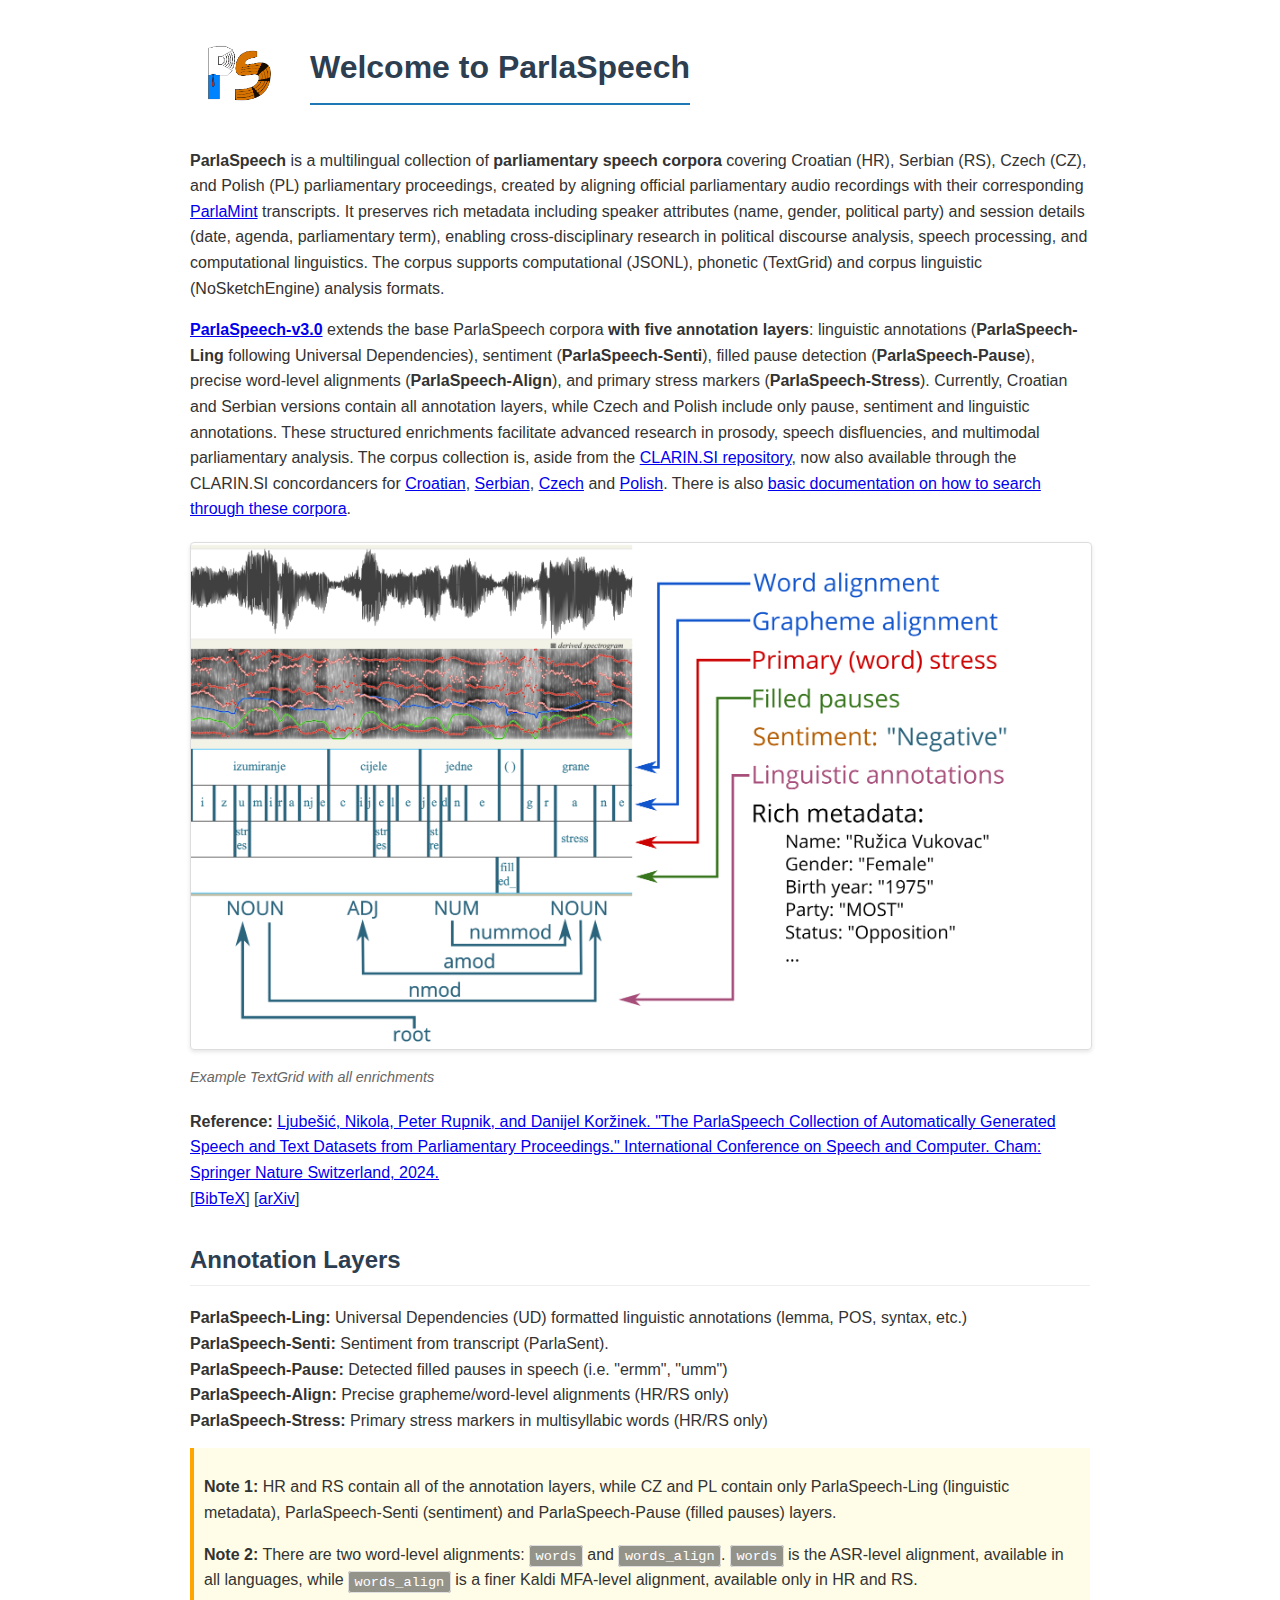
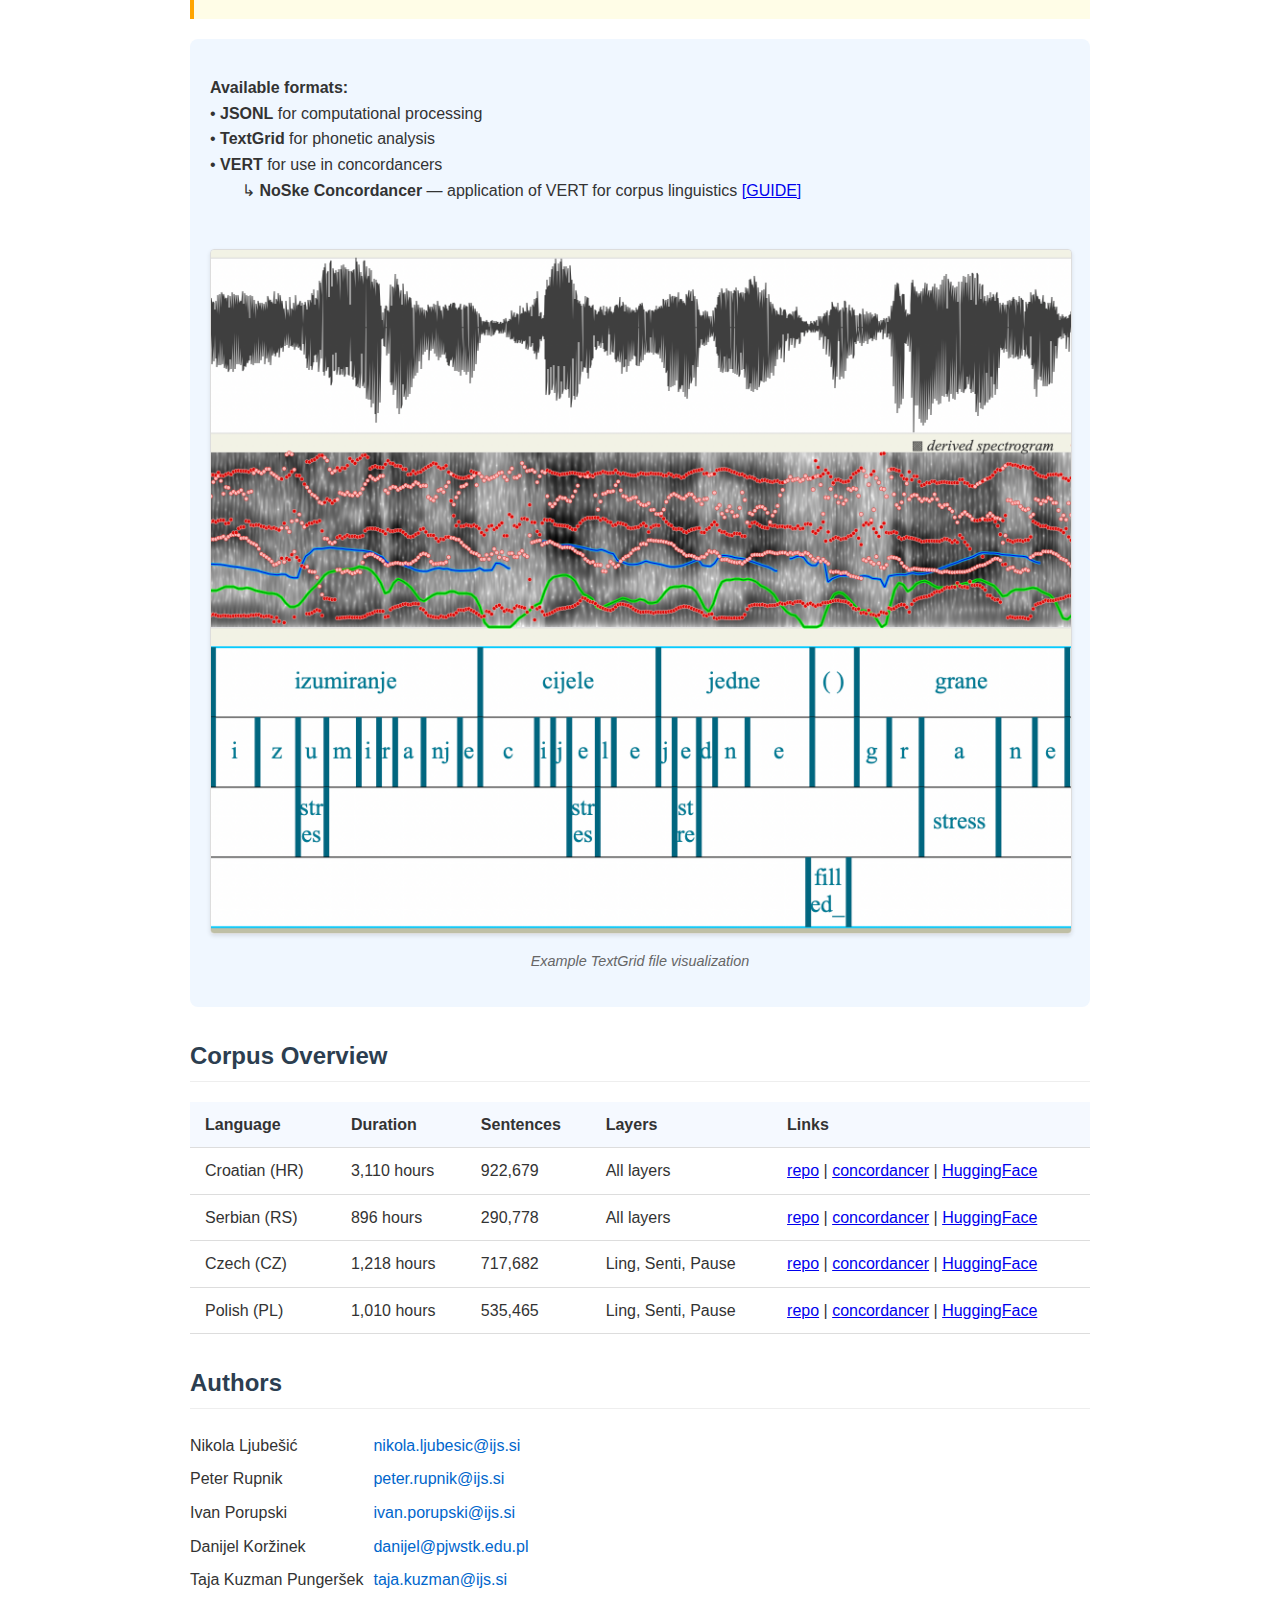
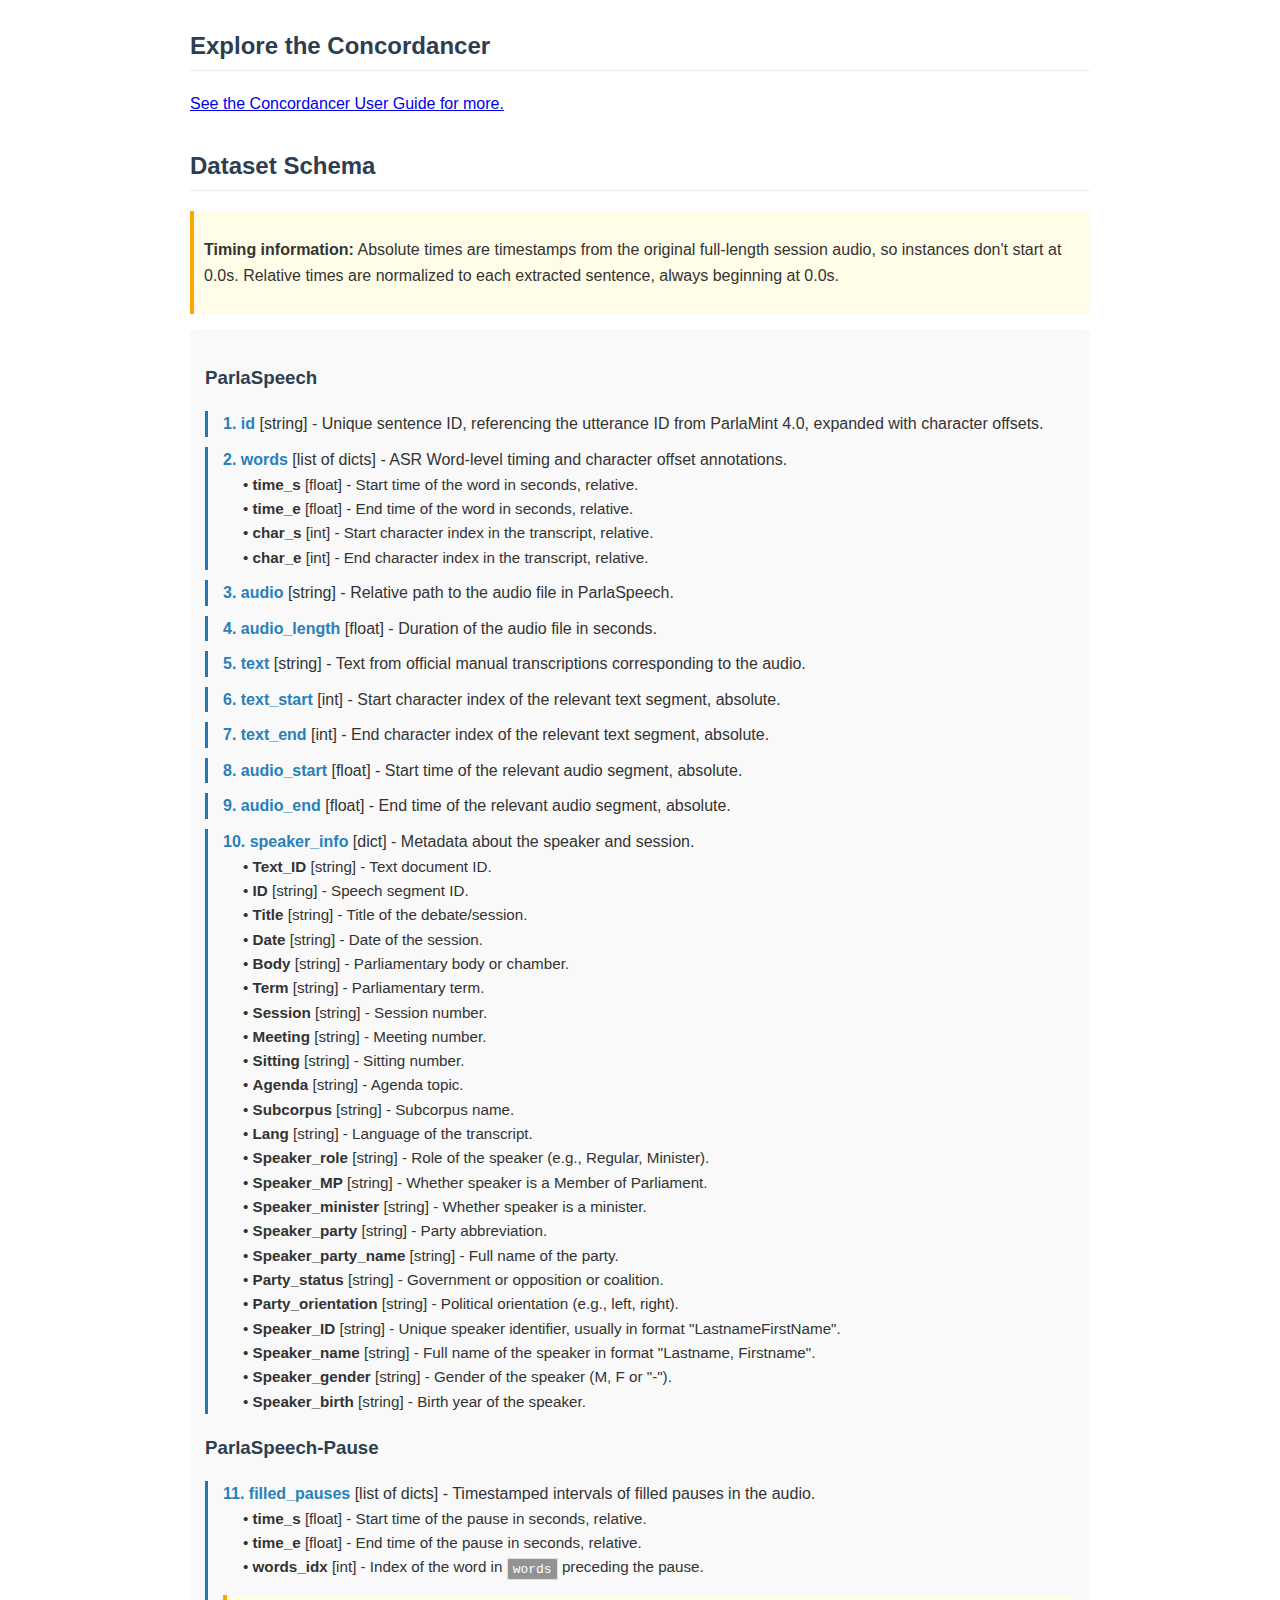
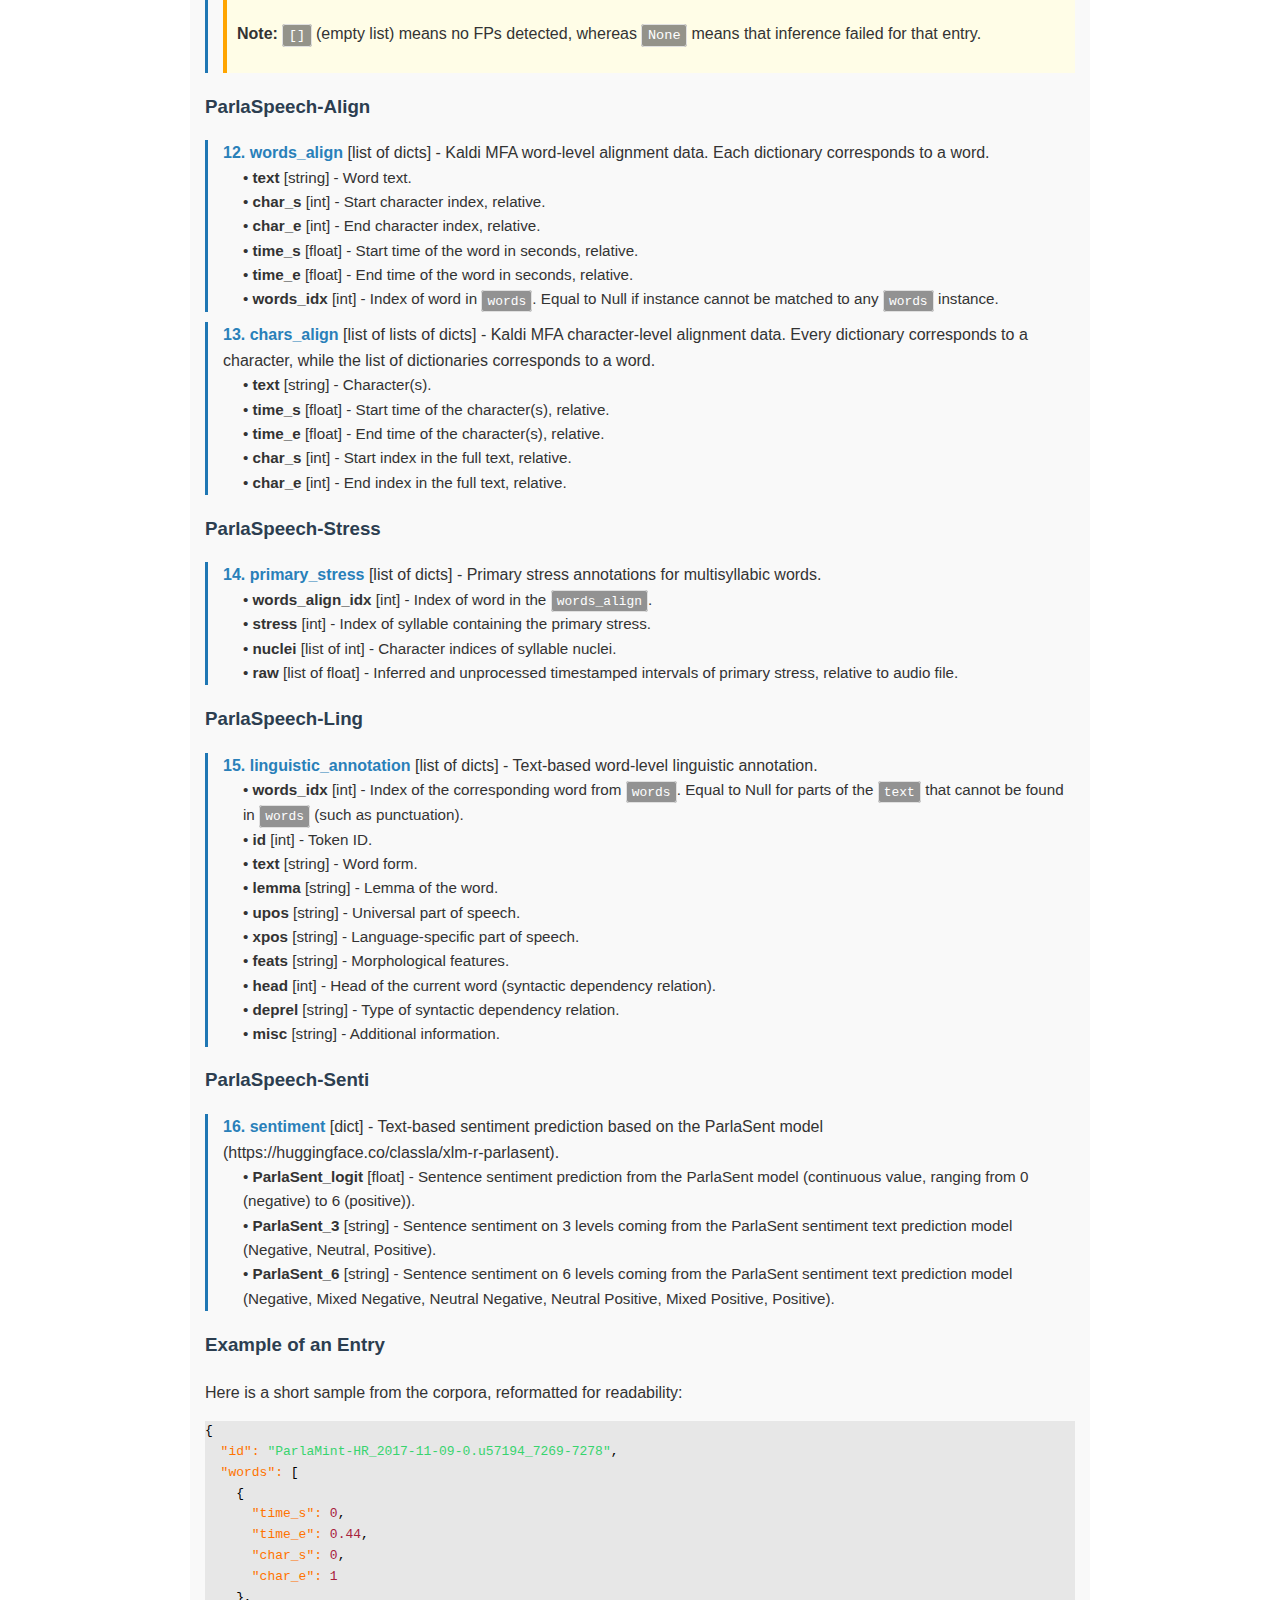
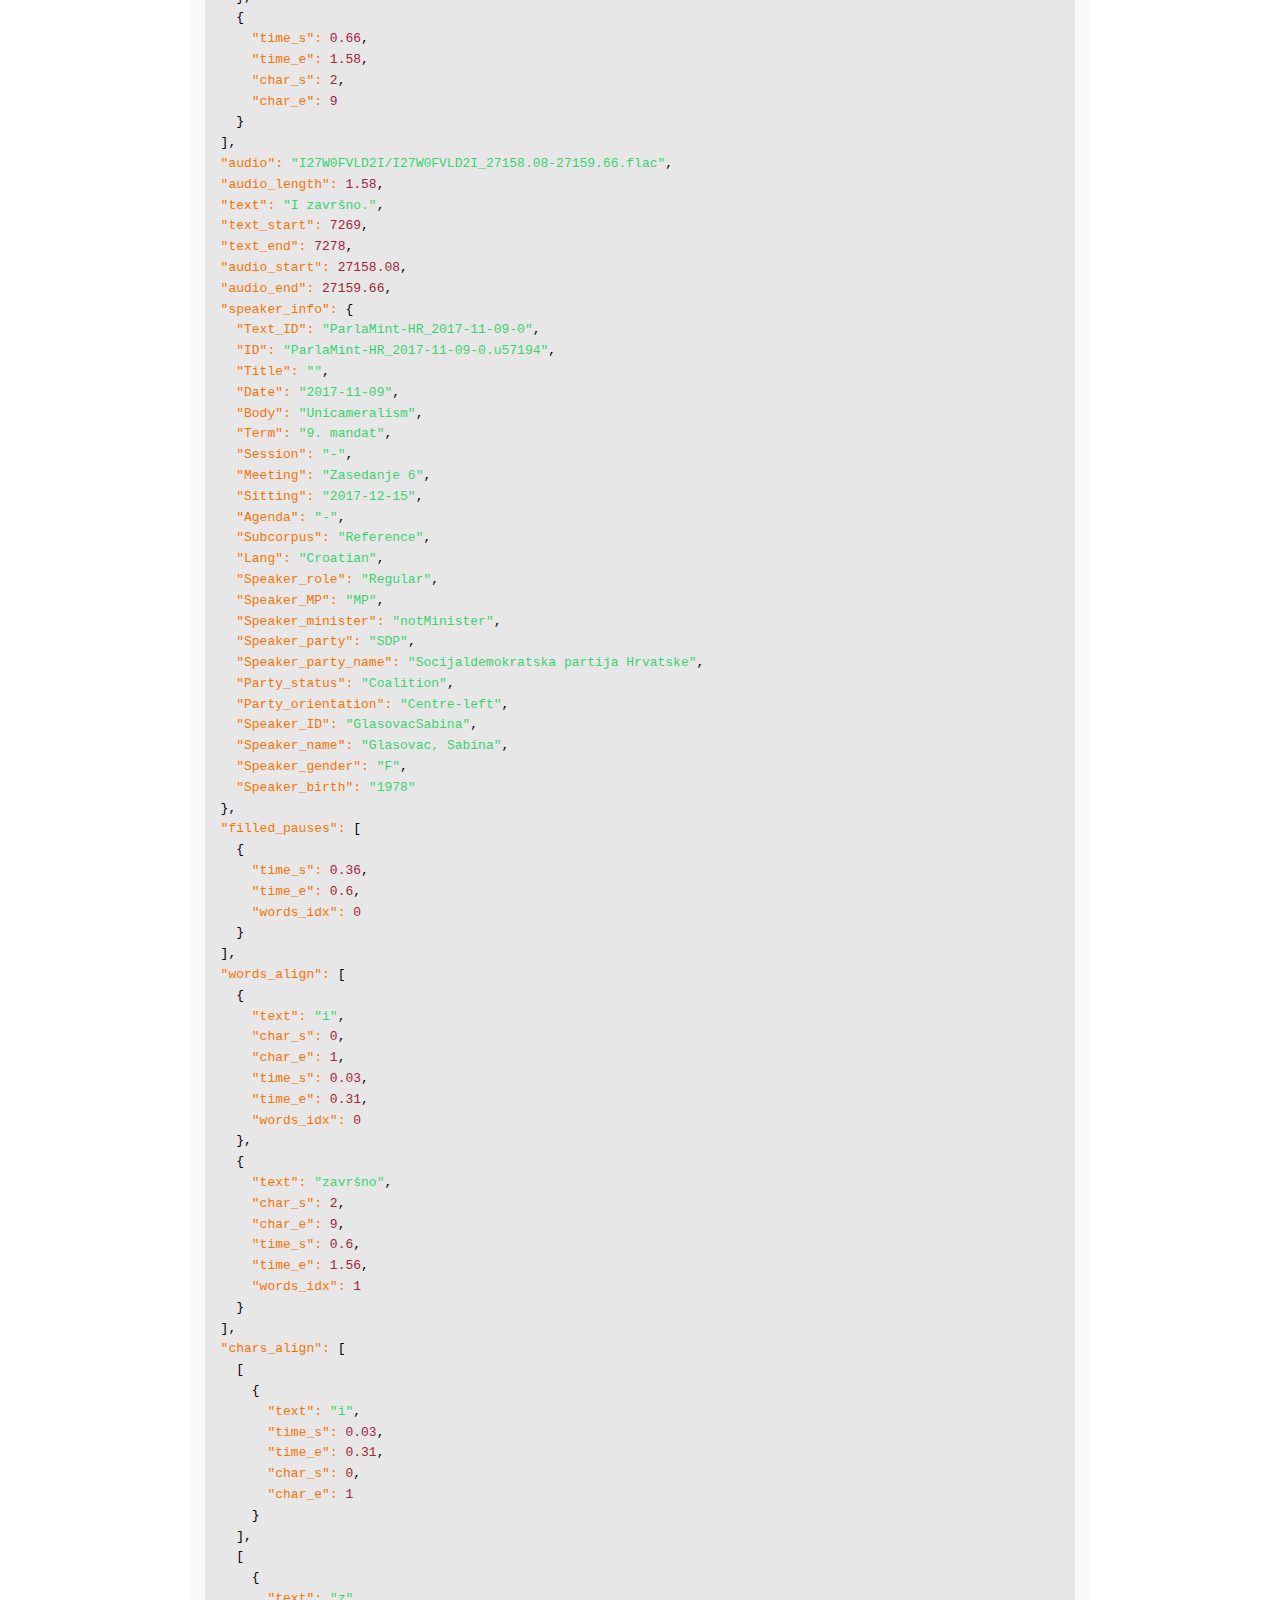
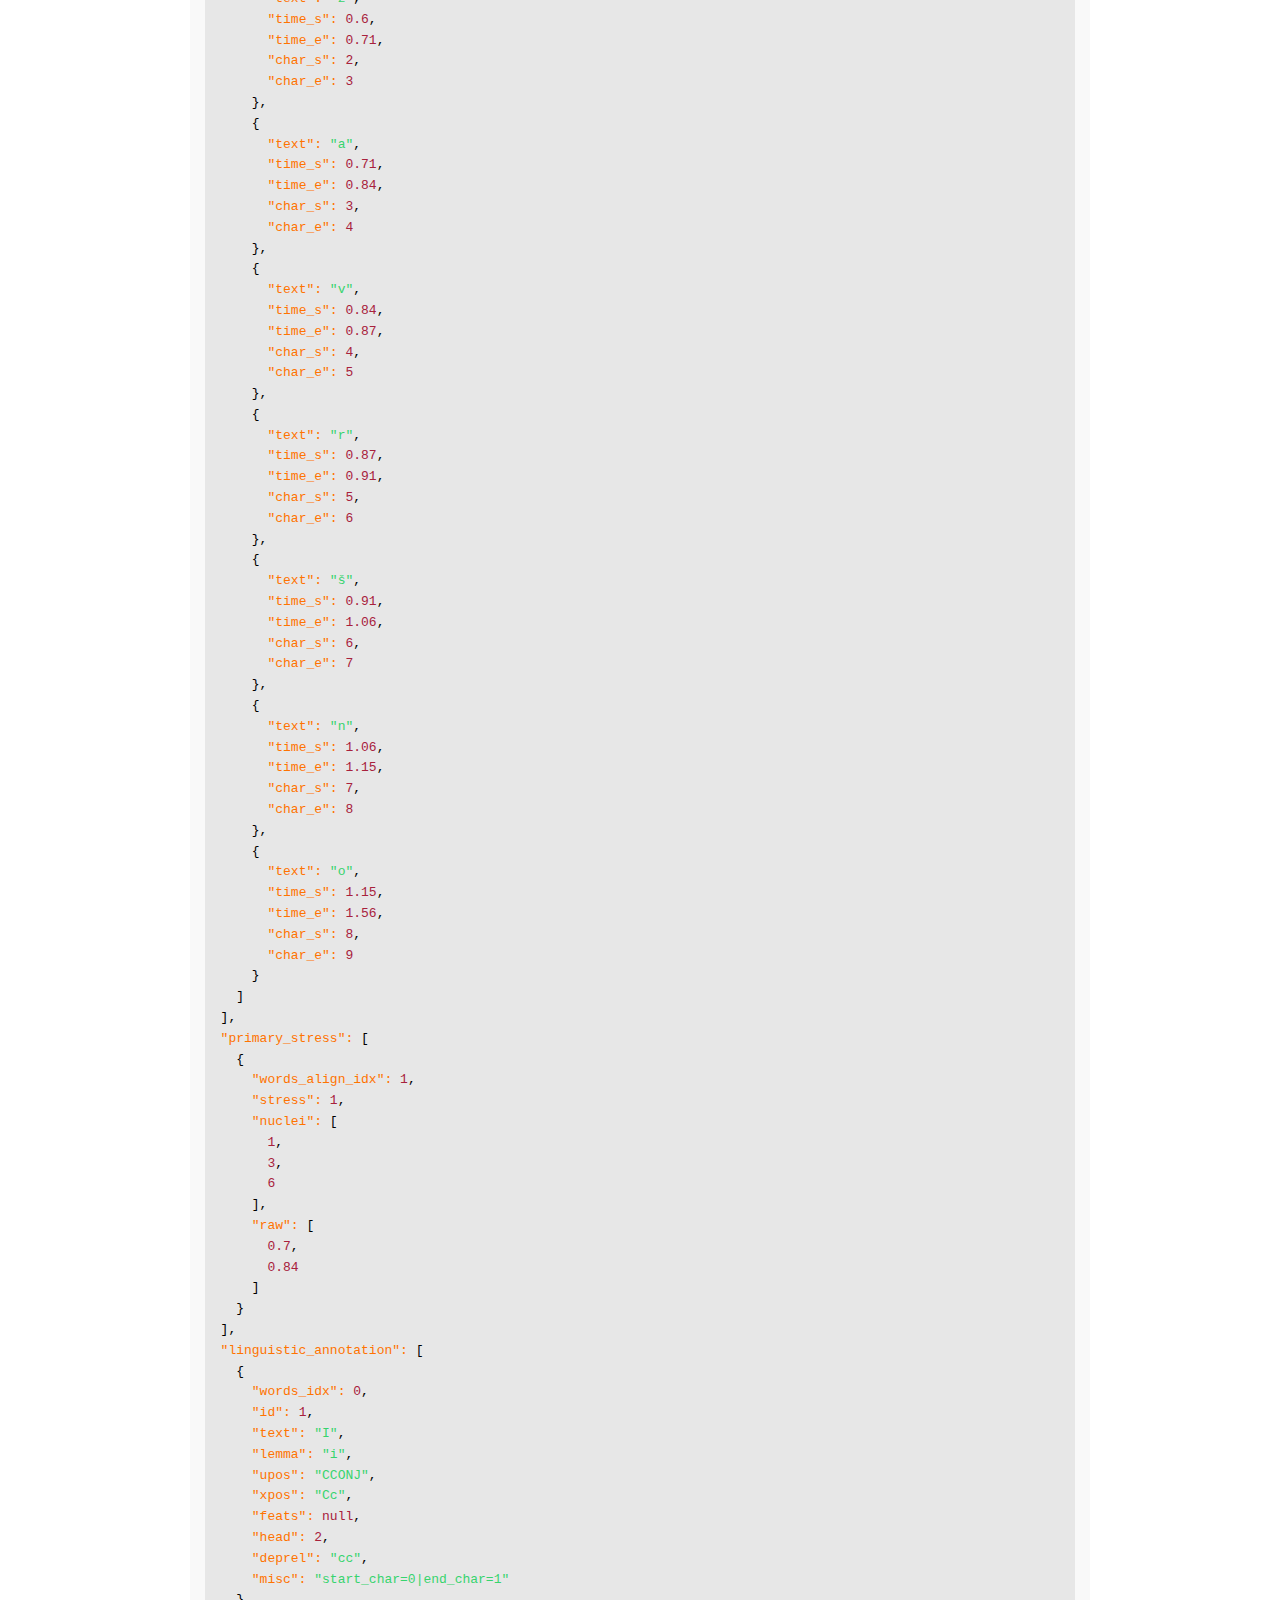
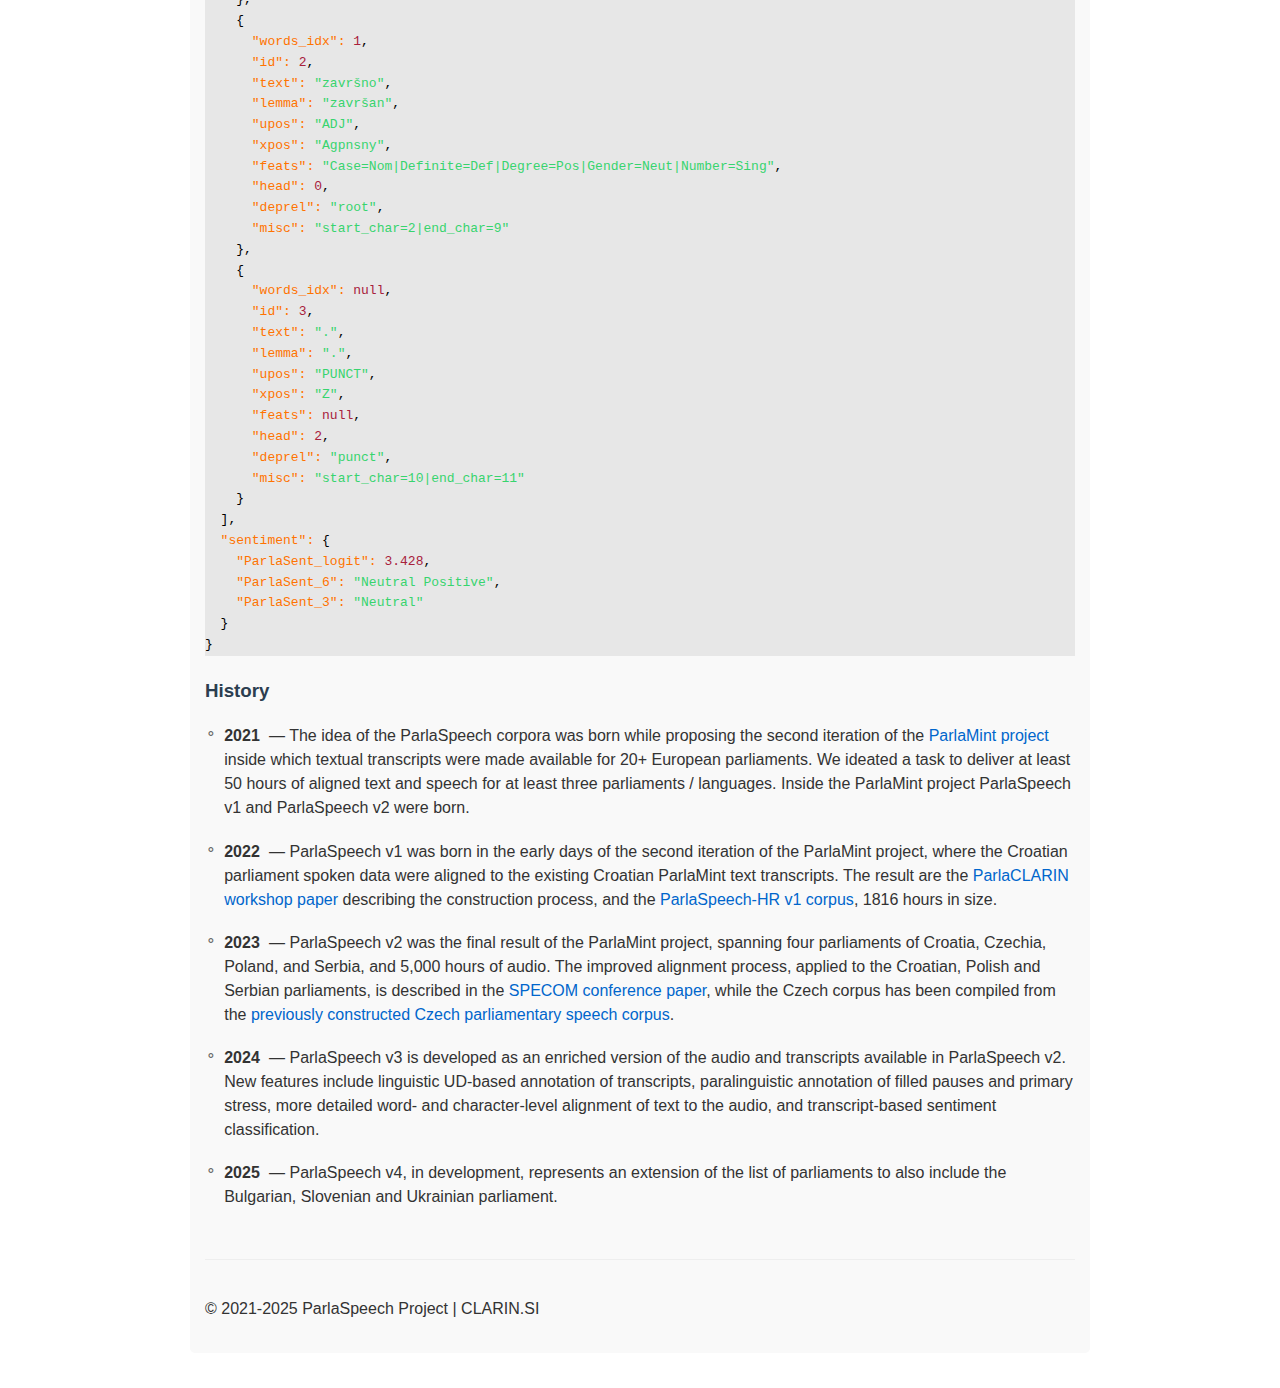
<file: docs/index.html>
<!DOCTYPE html>
<html lang="en">
<head>
    <meta charset="UTF-8">
    <meta name="viewport" content="width=device-width, initial-scale=1.0">
    <meta name="google-site-verification" content="chL-XVolm1SuAvXFdi4GrWiDTAlDh8zo74V44r8aD-M" />
    

    <title>ParlaSpeech - Parliamentary Speech Corpus</title>
    <link rel="canonical" href="https://clarinsi.github.io/parlaspeech/">
    <link rel="stylesheet" href="styles.css">

    <script type="application/ld+json">
    {
    "@context": "https://schema.org",
    "@type": "Dataset",
    "name": "The ParlaSpeech Collection of Automatically Generated Speech and Text Datasets from Parliamentary Proceedings",
    "description": "ParlaSpeech is a multilingual collection of parliamentary speech corpora covering Croatian (HR), Serbian (RS), Czech (CZ), and Polish (PL) parliamentary proceedings, created by aligning official parliamentary audio recordings with their corresponding ParlaMint transcripts.",
    "url": "https://clarinsi.github.io/parlaspeech/",
    "creator": [
        {
        "@type": "Person",
        "name": "Nikola Ljubešić"
        },
        {
        "@type": "Person",
        "name": "Peter Rupnik"
        },
        {
        "@type": "Person",
        "name": "Ivan Porupski"
        },
        {
        "@type": "Person",
        "name": "Danijel Koržinek"
        },
        {
        "@type": "Person",
        "name": "Taja Kuzman Pungeršek"
        }
    ],
    "datePublished": "2025-08",
    "keywords": [
        "speech",
        "corpus",
        "parliamentary",
        "parlaspeech",
        "parlamint",
        "croatian",
        "serbian",
        "czech",
        "polish"
    ],
    "license": "https://creativecommons.org/licenses/by-sa/4.0/",
    "distribution": [
        {
            "@type": "DataDownload",
            "name": "ParlaSpeech PL (v1.0)",
            "contentUrl": "http://hdl.handle.net/11356/1914",
            "encodingFormat": "application/x-gtar"

        },
        {
            "@type": "DataDownload",
            "name": "ParlaSpeech HR (v2.0)",
            "contentUrl": "http://hdl.handle.net/11356/1834",
            "encodingFormat": "application/x-gtar"

        },
        {
            "@type": "DataDownload",
            "name": "ParlaSpeech CZ (v1.0)",
            "contentUrl": "http://hdl.handle.net/11356/1785",
            "encodingFormat": "application/x-gtar"

        },
        {
            "@type": "DataDownload",
            "name": "ParlaSpeech RS (v1.0)",
            "contentUrl": "http://hdl.handle.net/11356/1686",
            "encodingFormat": "application/x-gtar"

        }
    ],

    "citation": {
        "@type": "CreativeWork",
        "name": "The ParlaSpeech Collection of Automatically Generated Speech and Text Datasets from Parliamentary Proceedings",
        "url": "https://link.springer.com/chapter/10.1007/978-3-031-77961-9_10"
    }
    }
    </script>

    
</head>


<div class="header">
    <a href="index.html">
        <img src="img/ParlaSpeech_logo_v0.png" alt="ParlaSpeech Logo" class="logo">
    </a>
    <h1 id="welcome">Welcome to ParlaSpeech</h1>
</div>


    <div class="description">
        <p class="intro">
          <strong>ParlaSpeech</strong> is a multilingual collection of <strong>parliamentary speech corpora</strong> covering 
          Croatian (HR), Serbian (RS), Czech (CZ), and Polish (PL) parliamentary proceedings, created by aligning official parliamentary audio recordings with their corresponding 
          <a href="https://www.clarin.eu/parlamint" target="_blank">ParlaMint</a> transcripts. It preserves rich metadata including speaker attributes (name, gender, political party) and session details (date, agenda, parliamentary term), enabling cross-disciplinary research in political discourse analysis, speech processing, and computational linguistics. The corpus supports computational (JSONL), phonetic (TextGrid) and corpus linguistic (NoSketchEngine) analysis formats.
        </p>
        
        <p class="intro>


        
        <p class="intro">
            <strong><a href="http://hdl.handle.net/11356/1833">ParlaSpeech-v3.0</a></strong> extends the base ParlaSpeech corpora <strong>with five annotation layers</strong>: linguistic annotations (<strong>ParlaSpeech-Ling</strong> following Universal Dependencies), sentiment (<strong>ParlaSpeech-Senti</strong>), filled pause detection (<strong>ParlaSpeech-Pause</strong>), precise word-level alignments (<strong>ParlaSpeech-Align</strong>), and primary stress markers (<strong>ParlaSpeech-Stress</strong>). Currently, Croatian and Serbian versions contain all annotation layers, while Czech and Polish include only pause, sentiment and linguistic annotations. These structured enrichments facilitate advanced research in prosody, speech disfluencies, and multimodal parliamentary analysis. The corpus collection is, aside from the <a href="http://hdl.handle.net/11356/1833">CLARIN.SI repository</a>, now also available through the CLARIN.SI concordancers for <a href="https://www.clarin.si/ske/#concordance?corpname=parlaspeech3_hr">Croatian</a>, <a href="https://www.clarin.si/ske/#concordance?corpname=parlaspeech3_rs">Serbian</a>, <a href="https://www.clarin.si/ske/#concordance?corpname=parlaspeech3_cz">Czech</a> and <a href="https://www.clarin.si/ske/#concordance?corpname=parlaspeech3_pl">Polish</a>. There is also <a href="concordancer/concordancer-guide.html">basic documentation on how to search through these corpora</a>.
        </p>

        <div class="example-entry">
            <img src="img/parlaspeech-v3_example_ver5.png" alt="Example TextGrid with all enrichments" class="textgrid-example">
            <p class="caption">Example TextGrid with all enrichments</p>
        </div>

    </div>     
      


    <div class="reference">
        <strong id="reference">Reference:</strong>
        <a href="https://link.springer.com/chapter/10.1007/978-3-031-77961-9_10#citeas" target="_blank">
          Ljubešić, Nikola, Peter Rupnik, and Danijel Koržinek. "The ParlaSpeech Collection of Automatically Generated Speech and Text Datasets from Parliamentary Proceedings." International Conference on Speech and Computer. Cham: Springer Nature Switzerland, 2024.
        </a>
        <br>
        [<a href="https://citation-needed.springer.com/v2/references/10.1007/978-3-031-77961-9_10?format=bibtex&flavour=citation" target="_blank">BibTeX</a>]
        [<a href="https://arxiv.org/abs/2409.15397v2" target="_blank">arXiv</a>]
      </div>
      
    
    <h2 id="annotation_layers">Annotation Layers</h2>
    <div class="annotation-layers">
        <div class="layer">
            <span class="layer-name"><strong>ParlaSpeech-Ling:</strong></span> Universal Dependencies (UD) formatted linguistic annotations (lemma, POS, syntax, etc.)
        </div>
        <div class="layer">
            <span class="layer-name"><strong>ParlaSpeech-Senti:</strong></span> Sentiment from transcript (ParlaSent).

        </div>
        <div class="layer">
            <span class="layer-name"><strong>ParlaSpeech-Pause:</strong></span> Detected filled pauses in speech (i.e. "ermm", "umm")
        </div>

        <div class="layer">
            <span class="layer-name"><strong>ParlaSpeech-Align:</strong></span> Precise grapheme/word-level alignments (HR/RS only)
        </div>
        <div class="layer">
            <span class="layer-name"><strong>ParlaSpeech-Stress:</strong></span> Primary stress markers in multisyllabic words (HR/RS only)
        </div>
    </div>


    <div class="note">
        <p><strong>Note 1:</strong> HR and RS contain all of the annotation layers, while CZ and PL contain only ParlaSpeech-Ling (linguistic metadata), ParlaSpeech-Senti (sentiment) and ParlaSpeech-Pause (filled pauses) layers.</p>
        <p><strong>Note 2:</strong> There are two word-level alignments: <code>words</code> and <code>words_align</code>. <code>words</code> is the ASR-level alignment, available in all languages, while <code>words_align</code> is a finer Kaldi MFA-level alignment, available only in HR and RS.</p>
    </div>

    
    <div class="availability">
        <p>
            <strong>Available formats:</strong><br>
            • <strong>JSONL</strong> for computational processing<br>
            • <strong>TextGrid</strong> for phonetic analysis<br>
            • <strong>VERT</strong> for use in concordancers<br>
            <span style="display:inline-block; margin-left:2em;">↳ <strong>NoSke Concordancer</strong> — application of VERT for corpus linguistics <a href="concordancer/concordancer-guide.html"> [GUIDE]</a> </span><br>
            <br>
        </p>

        <div class="format-example">
            <img src="img/TextGrid_example_v1.png" alt="Example TextGrid visualization" class="textgrid-example">
            <p class="caption">Example TextGrid file visualization</p>
        </div>
    </div>


    <h2 id="corpus_overview">Corpus Overview</h2>
    <div class="corpus-table">
        <table>
            <thead>
                <tr>
                    <th>Language</th>
                    <th>Duration</th>
                    <th>Sentences</th>
                    <th>Layers</th>
                    <th>Links</th>
                </tr>
            </thead>
            <tbody>
                <tr>
                    <td>Croatian (HR)</td>
                    <td>3,110 hours</td>
                    <td>922,679</td>
                    <td>All layers</td>
                    <td><a href="http://hdl.handle.net/11356/1914" target="_blank">repo</a> | <a href="https://www.clarin.si/ske/#concordance?corpname=parlaspeech3_hr">concordancer</a> | <a href="https://huggingface.co/datasets/classla/ParlaSpeech-HR" target="_blank">HuggingFace</a></td>
                </tr>
                <tr>
                    <td>Serbian (RS)</td>
                    <td>896 hours</td>
                    <td>290,778</td>
                    <td>All layers</td>
                    <td><a href="http://hdl.handle.net/11356/1834" target="_blank">repo</a> | <a href="https://www.clarin.si/ske/#concordance?corpname=parlaspeech3_rs">concordancer</a> | <a href="https://huggingface.co/datasets/classla/ParlaSpeech-RS" target="_blank">HuggingFace</a></td>
                </tr>
                <tr>
                    <td>Czech (CZ)</td>
                    <td>1,218 hours</td>
                    <td>717,682</td>
                    <td>Ling, Senti, Pause</td>
                    <td><a href="http://hdl.handle.net/11356/1785" target="_blank">repo</a> | <a href="https://www.clarin.si/ske/#concordance?corpname=parlaspeech3_cz">concordancer</a> | <a href="https://huggingface.co/datasets/classla/ParlaSpeech-CZ" target="_blank">HuggingFace</a></td>
                </tr>
                <tr>
                    <td>Polish (PL)</td>
                    <td>1,010 hours</td>
                    <td>535,465</td>
                    <td>Ling, Senti, Pause</td>
                    <td><a href="http://hdl.handle.net/11356/1686" target="_blank">repo</a> | <a href="https://www.clarin.si/ske/#concordance?corpname=parlaspeech3_pl">concordancer</a> | <a href="https://huggingface.co/datasets/classla/ParlaSpeech-PL" target="_blank">HuggingFace</a></td>
                </tr>
            </tbody>
        </table>
    </div>
    


    <h2 id="authors">Authors</h2>
    <table class="authors-table">
        <!-- <thead>
            <tr>
                <th>Name</th>
                <th>Email</th>
            </tr>
        </thead> -->
        <tbody>
            <tr>
                <td>Nikola Ljubešić</td>
                <td><a href="mailto:nikola.ljubesic@ijs.si">nikola.ljubesic@ijs.si</a></td>
            </tr>
            <tr>
                <td>Peter Rupnik</td>
                <td><a href="mailto:peter.rupnik@ijs.si">peter.rupnik@ijs.si</a></td>
            </tr>
            <tr>
                <td>Ivan Porupski</td>
                <td><a href="mailto:ivan.porupski@ijs.si">ivan.porupski@ijs.si</a></td>
            </tr>
            <tr>
                <td>Danijel Koržinek</td>
                <td><a href="mailto:danijel@pjwstk.edu.pl">danijel@pjwstk.edu.pl</a></td>
            </tr>
            <tr>
                <td>Taja Kuzman Pungeršek</td>
                <td><a href="mailto:taja.kuzman@ijs.si">taja.kuzman@ijs.si</a></td>
            </tr>
        </tbody>
    </table>


    <h2 id="concordancer">Explore the Concordancer</h2>

<a href="concordancer/concordancer-guide.html">See the Concordancer User Guide for more.</a>
    
    <h2 id="dataset_schema">Dataset Schema</h2>

    <div class="note">
        <p><strong>Timing information:</strong> Absolute times are timestamps from the original full-length session audio, so instances don't start at 0.0s. Relative times are normalized to each extracted sentence, always beginning at 0.0s.</p>
    </div>

    <div class="schema">
        <h3>ParlaSpeech</h3>
        <div class="field">
            <span class="field-name">1. id</span> [string] - Unique sentence ID, referencing the utterance ID from ParlaMint 4.0, expanded with character offsets.
        </div>
        
        <div class="field">
            <span class="field-name">2. words</span> [list of dicts] - ASR Word-level timing and character offset annotations.
            <div class="subfield">• <strong>time_s</strong> [float] - Start time of the word in seconds, relative.</div>
            <div class="subfield">• <strong>time_e</strong> [float] - End time of the word in seconds, relative.</div>
            <div class="subfield">• <strong>char_s</strong> [int] - Start character index in the transcript, relative.</div>
            <div class="subfield">• <strong>char_e</strong> [int] - End character index in the transcript, relative.</div>
        </div>
        
        <div class="field">
            <span class="field-name">3. audio</span> [string] - Relative path to the audio file in ParlaSpeech.
        </div>
        
        <div class="field">
            <span class="field-name">4. audio_length</span> [float] - Duration of the audio file in seconds.
        </div>
        
        <div class="field">
            <span class="field-name">5. text</span> [string] - Text from official manual transcriptions corresponding to the audio.
        </div>
        
        <div class="field">
            <span class="field-name">6. text_start</span> [int] - Start character index of the relevant text segment, absolute.
        </div>
        
        <div class="field">
            <span class="field-name">7. text_end</span> [int] - End character index of the relevant text segment, absolute.
        </div>
        
        <div class="field">
            <span class="field-name">8. audio_start</span> [float] - Start time of the relevant audio segment, absolute.
        </div>
        
        <div class="field">
            <span class="field-name">9. audio_end</span> [float] - End time of the relevant audio segment, absolute.
        </div>
        
        <div class="field">
            <span class="field-name">10. speaker_info</span> [dict] - Metadata about the speaker and session.
            <div class="subfield">• <strong>Text_ID</strong> [string] - Text document ID.</div>
            <div class="subfield">• <strong>ID</strong> [string] - Speech segment ID.</div>
            <div class="subfield">• <strong>Title</strong> [string] - Title of the debate/session.</div>
            <div class="subfield">• <strong>Date</strong> [string] - Date of the session.</div>
            <div class="subfield">• <strong>Body</strong> [string] - Parliamentary body or chamber.</div>
            <div class="subfield">• <strong>Term</strong> [string] - Parliamentary term.</div>
            <div class="subfield">• <strong>Session</strong> [string] - Session number.</div>
            <div class="subfield">• <strong>Meeting</strong> [string] - Meeting number.</div>
            <div class="subfield">• <strong>Sitting</strong> [string] - Sitting number.</div>
            <div class="subfield">• <strong>Agenda</strong> [string] - Agenda topic.</div>
            <div class="subfield">• <strong>Subcorpus</strong> [string] - Subcorpus name.</div>
            <div class="subfield">• <strong>Lang</strong> [string] - Language of the transcript.</div>
            <div class="subfield">• <strong>Speaker_role</strong> [string] - Role of the speaker (e.g., Regular, Minister).</div>
            <div class="subfield">• <strong>Speaker_MP</strong> [string] - Whether speaker is a Member of Parliament.</div>
            <div class="subfield">• <strong>Speaker_minister</strong> [string] - Whether speaker is a minister.</div>
            <div class="subfield">• <strong>Speaker_party</strong> [string] - Party abbreviation.</div>
            <div class="subfield">• <strong>Speaker_party_name</strong> [string] - Full name of the party.</div>
            <div class="subfield">• <strong>Party_status</strong> [string] - Government or opposition or coalition.</div>
            <div class="subfield">• <strong>Party_orientation</strong> [string] - Political orientation (e.g., left, right).</div>
            <div class="subfield">• <strong>Speaker_ID</strong> [string] - Unique speaker identifier, usually in format "LastnameFirstName".</div>
            <div class="subfield">• <strong>Speaker_name</strong> [string] - Full name of the speaker in format "Lastname, Firstname".</div>
            <div class="subfield">• <strong>Speaker_gender</strong> [string] - Gender of the speaker (M, F or "-").</div>
            <div class="subfield">• <strong>Speaker_birth</strong> [string] - Birth year of the speaker.</div>
        </div>
        
        <h3>ParlaSpeech-Pause</h3>
        <div class="field">
            <span class="field-name">11. filled_pauses</span> [list of dicts] - Timestamped intervals of filled pauses in the audio.
            <div class="subfield">• <strong>time_s</strong> [float] - Start time of the pause in seconds, relative.</div>
            <div class="subfield">• <strong>time_e</strong> [float] - End time of the pause in seconds, relative.</div>
            <div class="subfield">• <strong>words_idx</strong> [int] - Index of the word in <code>words</code> preceding the pause.</div>
        
            <div class="note">
                <p><strong>Note:</strong> <code>[]</code> (empty list) means no FPs detected, whereas <code>None</code> means that inference failed for that entry.</p>
            </div>
        
        </div>
        
        <h3>ParlaSpeech-Align</h3>
        <div class="field">
            <span class="field-name">12. words_align</span> [list of dicts] - Kaldi MFA word-level alignment data. Each dictionary corresponds to a word.
            <div class="subfield">• <strong>text</strong> [string] - Word text.</div>
            <div class="subfield">• <strong>char_s</strong> [int] - Start character index, relative.</div>
            <div class="subfield">• <strong>char_e</strong> [int] - End character index, relative.</div>
            <div class="subfield">• <strong>time_s</strong> [float] - Start time of the word in seconds, relative.</div>
            <div class="subfield">• <strong>time_e</strong> [float] - End time of the word in seconds, relative.</div>
            <div class="subfield">• <strong>words_idx</strong> [int] - Index of word in <code>words</code>. Equal to Null if instance cannot be matched to any <code>words</code> instance.</div>
        </div>
        
        <div class="field">
            <span class="field-name">13. chars_align</span> [list of lists of dicts] - Kaldi MFA character-level alignment data. Every dictionary corresponds to a character, while the list of dictionaries corresponds to a word.
            <div class="subfield">• <strong>text</strong> [string] - Character(s).</div>
            <div class="subfield">• <strong>time_s</strong> [float] - Start time of the character(s), relative.</div>
            <div class="subfield">• <strong>time_e</strong> [float] - End time of the character(s), relative.</div>
            <div class="subfield">• <strong>char_s</strong> [int] - Start index in the full text, relative.</div>
            <div class="subfield">• <strong>char_e</strong> [int] - End index in the full text, relative.</div>
        </div>
        
        <h3>ParlaSpeech-Stress</h3>
        <div class="field">
            <span class="field-name">14. primary_stress</span> [list of dicts] - Primary stress annotations for multisyllabic words.
            <div class="subfield">• <strong>words_align_idx</strong> [int] - Index of word in the <code>words_align</code>.</div>
            <div class="subfield">• <strong>stress</strong> [int] - Index of syllable containing the primary stress.</div>
            <div class="subfield">• <strong>nuclei</strong> [list of int] - Character indices of syllable nuclei.</div>
            <div class="subfield">• <strong>raw</strong> [list of float] - Inferred and unprocessed timestamped intervals of primary stress, relative to audio file.</div>
        </div>
        
        <h3>ParlaSpeech-Ling</h3>
        <div class="field">
            <span class="field-name">15. linguistic_annotation</span> [list of dicts] - Text-based word-level linguistic annotation.
            <div class="subfield">• <strong>words_idx</strong> [int] - Index of the corresponding word from <code>words</code>. Equal to Null for parts of the <code>text</code> that cannot be found in <code>words</code> (such as punctuation).</div> 
            <div class="subfield">• <strong>id</strong> [int] - Token ID.</div>
            <div class="subfield">• <strong>text</strong> [string] - Word form.</div>
            <div class="subfield">• <strong>lemma</strong> [string] - Lemma of the word.</div>
            <div class="subfield">• <strong>upos</strong> [string] - Universal part of speech.</div>
            <div class="subfield">• <strong>xpos</strong> [string] - Language-specific part of speech.</div>
            <div class="subfield">• <strong>feats</strong> [string] - Morphological features.</div>
            <div class="subfield">• <strong>head</strong> [int] - Head of the current word (syntactic dependency relation).</div>
            <div class="subfield">• <strong>deprel</strong> [string] - Type of syntactic dependency relation.</div>
            <div class="subfield">• <strong>misc</strong> [string] - Additional information.</div>
        </div>

        <h3>ParlaSpeech-Senti</h3>
        <div class="field">
            <span class="field-name">16. sentiment</span> [dict] - Text-based sentiment prediction based on the ParlaSent model (https://huggingface.co/classla/xlm-r-parlasent).
            <div class="subfield">• <strong>ParlaSent_logit</strong> [float] - Sentence sentiment prediction from the ParlaSent model (continuous value, ranging from 0 (negative) to 6 (positive)).
            </div>
            <div class="subfield">• <strong>ParlaSent_3</strong> [string] - Sentence sentiment on 3 levels coming from the ParlaSent sentiment text prediction model (Negative, Neutral, Positive).</div>
            <div class="subfield">• <strong>ParlaSent_6</strong> [string] - Sentence sentiment on 6 levels coming from the ParlaSent sentiment text prediction model (Negative, Mixed Negative, Neutral Negative, Neutral Positive, Mixed Positive, Positive).</div>
        </div>


        <h3 id="example">Example of an Entry</h3>
        <div class="example-entry">
          <p>Here is a short sample from the corpora, reformatted for readability:</p>
          
          <pre class="json-full" id="json-block"></pre>


          <!-- COMMENT THE THING BELLOW TO REMOVE COLORED JSONL AND UNCOMMENT THE CODE BENEATH IT -->
          <script>
            const jsonData = {
              "id": "ParlaMint-HR_2017-11-09-0.u57194_7269-7278",
              "words": [
                { "time_s": 0.0, "time_e": 0.44, "char_s": 0, "char_e": 1 },
                { "time_s": 0.66, "time_e": 1.58, "char_s": 2, "char_e": 9 }
              ],
              "audio": "I27W0FVLD2I/I27W0FVLD2I_27158.08-27159.66.flac",
              "audio_length": 1.58,
              "text": "I završno.",
              "text_start": 7269,
              "text_end": 7278,
              "audio_start": 27158.08,
              "audio_end": 27159.66,
              "speaker_info": {
                "Text_ID": "ParlaMint-HR_2017-11-09-0",
                "ID": "ParlaMint-HR_2017-11-09-0.u57194",
                "Title": "",
                "Date": "2017-11-09",
                "Body": "Unicameralism",
                "Term": "9. mandat",
                "Session": "-",
                "Meeting": "Zasedanje 6",
                "Sitting": "2017-12-15",
                "Agenda": "-",
                "Subcorpus": "Reference",
                "Lang": "Croatian",
                "Speaker_role": "Regular",
                "Speaker_MP": "MP",
                "Speaker_minister": "notMinister",
                "Speaker_party": "SDP",
                "Speaker_party_name": "Socijaldemokratska partija Hrvatske",
                "Party_status": "Coalition",
                "Party_orientation": "Centre-left",
                "Speaker_ID": "GlasovacSabina",
                "Speaker_name": "Glasovac, Sabina",
                "Speaker_gender": "F",
                "Speaker_birth": "1978"
              },
              "filled_pauses": [
                { "time_s": 0.36, "time_e": 0.6, "words_idx": 0 }
              ],
              "words_align": [
                { "text": "i", "char_s": 0, "char_e": 1, "time_s": 0.03, "time_e": 0.31, "words_idx": 0 },
                { "text": "završno", "char_s": 2, "char_e": 9, "time_s": 0.6, "time_e": 1.56, "words_idx": 1 }
              ],
              "chars_align": [
                [ { "text": "i", "time_s": 0.03, "time_e": 0.31, "char_s": 0, "char_e": 1 } ],
                [
                  { "text": "z", "time_s": 0.6, "time_e": 0.71, "char_s": 2, "char_e": 3 },
                  { "text": "a", "time_s": 0.71, "time_e": 0.84, "char_s": 3, "char_e": 4 },
                  { "text": "v", "time_s": 0.84, "time_e": 0.87, "char_s": 4, "char_e": 5 },
                  { "text": "r", "time_s": 0.87, "time_e": 0.91, "char_s": 5, "char_e": 6 },
                  { "text": "š", "time_s": 0.91, "time_e": 1.06, "char_s": 6, "char_e": 7 },
                  { "text": "n", "time_s": 1.06, "time_e": 1.15, "char_s": 7, "char_e": 8 },
                  { "text": "o", "time_s": 1.15, "time_e": 1.56, "char_s": 8, "char_e": 9 }
                ]
              ],
              "primary_stress": [
                { "words_align_idx": 1, "stress": 1, "nuclei": [1, 3, 6], "raw": [0.7, 0.84] }
              ],
              "linguistic_annotation": [
                { "words_idx": 0, "id": 1, "text": "I", "lemma": "i", "upos": "CCONJ", "xpos": "Cc", "feats": null, "head": 2, "deprel": "cc", "misc": "start_char=0|end_char=1" },
                { "words_idx": 1, "id": 2, "text": "završno", "lemma": "završan", "upos": "ADJ", "xpos": "Agpnsny", "feats": "Case=Nom|Definite=Def|Degree=Pos|Gender=Neut|Number=Sing", "head": 0, "deprel": "root", "misc": "start_char=2|end_char=9" },
                { "words_idx": null, "id": 3, "text": ".", "lemma": ".", "upos": "PUNCT", "xpos": "Z", "feats": null, "head": 2, "deprel": "punct", "misc": "start_char=10|end_char=11" }
              ],
              "sentiment": {
                "ParlaSent_logit": 3.428,
                "ParlaSent_6": "Neutral Positive",
                "ParlaSent_3": "Neutral"
              }
            };
          
            function syntaxHighlight(json) {
            if (typeof json !== "string") {
                json = JSON.stringify(json, null, 2);
            }
            json = json.replace(/&/g, "&amp;").replace(/</g, "&lt;").replace(/>/g, "&gt;");
            return json.replace(
                /("(\\u[\da-fA-F]{4}|\\[^u]|[^\\"])*"(\s*:)?|\b(true|false|null)\b|[0-9.eE+-]+)/g,
                (match) => {
                let cls = "json-number";
                if (/^"/.test(match)) {
                    if (/:$/.test(match)) {
                    cls = "json-key";
                    } else {
                    cls = "json-string";
                    }
                }
                return `<span class="${cls}">${match}</span>`;
                }
            );
            }

            document.getElementById("json-block").innerHTML = syntaxHighlight(jsonData);

          </script>

<!-- COMMENT THE THING ABOVE TO REMOVE COLORED JSONL AND UNCOMMENT THIS BOTTOM CODE -->

          <!-- <pre class="json-full"><code>{
          "id": "ParlaMint-HR_2017-11-09-0.u57194_7269-7278",
          "words": [
            { "time_s": 0.0, "time_e": 0.44, "char_s": 0, "char_e": 1 },
            { "time_s": 0.66, "time_e": 1.58, "char_s": 2, "char_e": 9 }
          ],
          "audio": "I27W0FVLD2I/I27W0FVLD2I_27158.08-27159.66.flac",
          "audio_length": 1.58,
          "text": "I završno.",
          "text_start": 7269,
          "text_end": 7278,
          "audio_start": 27158.08,
          "audio_end": 27159.66,
          "speaker_info": {
            "Text_ID": "ParlaMint-HR_2017-11-09-0",
            "ID": "ParlaMint-HR_2017-11-09-0.u57194",
            "Title": "",
            "Date": "2017-11-09",
            "Body": "Unicameralism",
            "Term": "9. mandat",
            "Session": "-",
            "Meeting": "Zasedanje 6",
            "Sitting": "2017-12-15",
            "Agenda": "-",
            "Subcorpus": "Reference",
            "Lang": "Croatian",
            "Speaker_role": "Regular",
            "Speaker_MP": "MP",
            "Speaker_minister": "notMinister",
            "Speaker_party": "SDP",
            "Speaker_party_name": "Socijaldemokratska partija Hrvatske",
            "Party_status": "Coalition",
            "Party_orientation": "Centre-left",
            "Speaker_ID": "GlasovacSabina",
            "Speaker_name": "Glasovac, Sabina",
            "Speaker_gender": "F",
            "Speaker_birth": "1978"
          },
          "filled_pauses": [
            { "time_s": 0.36, "time_e": 0.6, "words_idx": 0 }
          ],
          "words_align": [
            { "text": "i", "char_s": 0, "char_e": 1, "time_s": 0.03, "time_e": 0.31, "words_idx": 0 },
            { "text": "završno", "char_s": 2, "char_e": 9, "time_s": 0.6, "time_e": 1.56, "words_idx": 1 }
          ],
          "chars_align": [
            [ { "text": "i", "time_s": 0.03, "time_e": 0.31, "char_s": 0, "char_e": 1 } ],
            [
              { "text": "z", "time_s": 0.6, "time_e": 0.71, "char_s": 2, "char_e": 3 },
              { "text": "a", "time_s": 0.71, "time_e": 0.84, "char_s": 3, "char_e": 4 },
              { "text": "v", "time_s": 0.84, "time_e": 0.87, "char_s": 4, "char_e": 5 },
              { "text": "r", "time_s": 0.87, "time_e": 0.91, "char_s": 5, "char_e": 6 },
              { "text": "š", "time_s": 0.91, "time_e": 1.06, "char_s": 6, "char_e": 7 },
              { "text": "n", "time_s": 1.06, "time_e": 1.15, "char_s": 7, "char_e": 8 },
              { "text": "o", "time_s": 1.15, "time_e": 1.56, "char_s": 8, "char_e": 9 }
            ]
          ],
          "primary_stress": [
            { "words_align_idx": 1, "stress": 1, "nuclei": [1, 3, 6], "raw": [0.7, 0.84] }
          ],
          "linguistic_annotation": [
            { "words_idx": 0, "id": 1, "text": "I", "lemma": "i", "upos": "CCONJ", "xpos": "Cc", "feats": null, "head": 2, "deprel": "cc", "misc": "start_char=0|end_char=1" },
            { "words_idx": 1, "id": 2, "text": "završno", "lemma": "završan", "upos": "ADJ", "xpos": "Agpnsny", "feats": "Case=Nom|Definite=Def|Degree=Pos|Gender=Neut|Number=Sing", "head": 0, "deprel": "root", "misc": "start_char=2|end_char=9" },
            { "words_idx": null, "id": 3, "text": ".", "lemma": ".", "upos": "PUNCT", "xpos": "Z", "feats": null, "head": 2, "deprel": "punct", "misc": "start_char=10|end_char=11" }
          ],
          "sentiment": {
            "ParlaSent_logit": 3.428,
            "ParlaSent_6": "Neutral Positive",
            "ParlaSent_3": "Neutral"
          }
        }</code></pre> -->

<!-- UNCOMMENT THE ABOVE CODE FOR BLACK AND WHITE JSONL-->

        </div>


   

    <h3 id="history">History</h3>
<ul class="history-timeline">
    <li>
        <strong>2021</strong> — The idea of the ParlaSpeech corpora was born while proposing the second iteration of the <a href="https://www.clarin.eu/parlamint">ParlaMint project</a> inside which textual transcripts were made available for 20+ European parliaments. We ideated a task to deliver at least 50 hours of aligned text and speech for at least three parliaments / languages. Inside the ParlaMint project ParlaSpeech v1 and ParlaSpeech v2 were born.
    </li>
    <li>
        <strong>2022</strong> — ParlaSpeech v1 was born in the early days of the second iteration of the ParlaMint project, where the Croatian parliament spoken data were aligned to the existing Croatian ParlaMint text transcripts. The result are the <a href="https://aclanthology.org/2022.parlaclarin-1.16/">ParlaCLARIN workshop paper</a> describing the construction process, and the <a href="http://hdl.handle.net/11356/1494">ParlaSpeech-HR v1 corpus</a>, 1816 hours in size.
    </li>
    <li>
        <strong>2023</strong> — ParlaSpeech v2 was the final result of the ParlaMint project, spanning four parliaments of Croatia, Czechia, Poland, and Serbia, and 5,000 hours of audio. The improved alignment process, applied to the Croatian, Polish and Serbian parliaments, is described in the <a href="https://doi.org/10.1007/978-3-031-77961-9_10">SPECOM conference paper</a>, while the Czech corpus has been compiled from the <a href="https://link.springer.com/chapter/10.1007/978-3-030-83527-9_25">previously constructed Czech parliamentary speech corpus</a>.
    </li>
    <li>
        <strong>2024</strong> — ParlaSpeech v3 is developed as an enriched version of the audio and transcripts available in ParlaSpeech v2. New features include linguistic UD-based annotation of transcripts, paralinguistic annotation of filled pauses and primary stress, more detailed word- and character-level alignment of text to the audio, and transcript-based sentiment classification.
    </li>
    <li>
        <strong>2025</strong> — ParlaSpeech v4, in development, represents an extension of the list of parliaments to also include the Bulgarian, Slovenian and Ukrainian parliament.
    </li>
</ul>

    <footer style="margin-top: 50px; border-top: 1px solid #eee; padding-top: 20px;">
        <p>© 2021-2025 ParlaSpeech Project | CLARIN.SI</p>
    </footer>
</body>


</html>
</file>
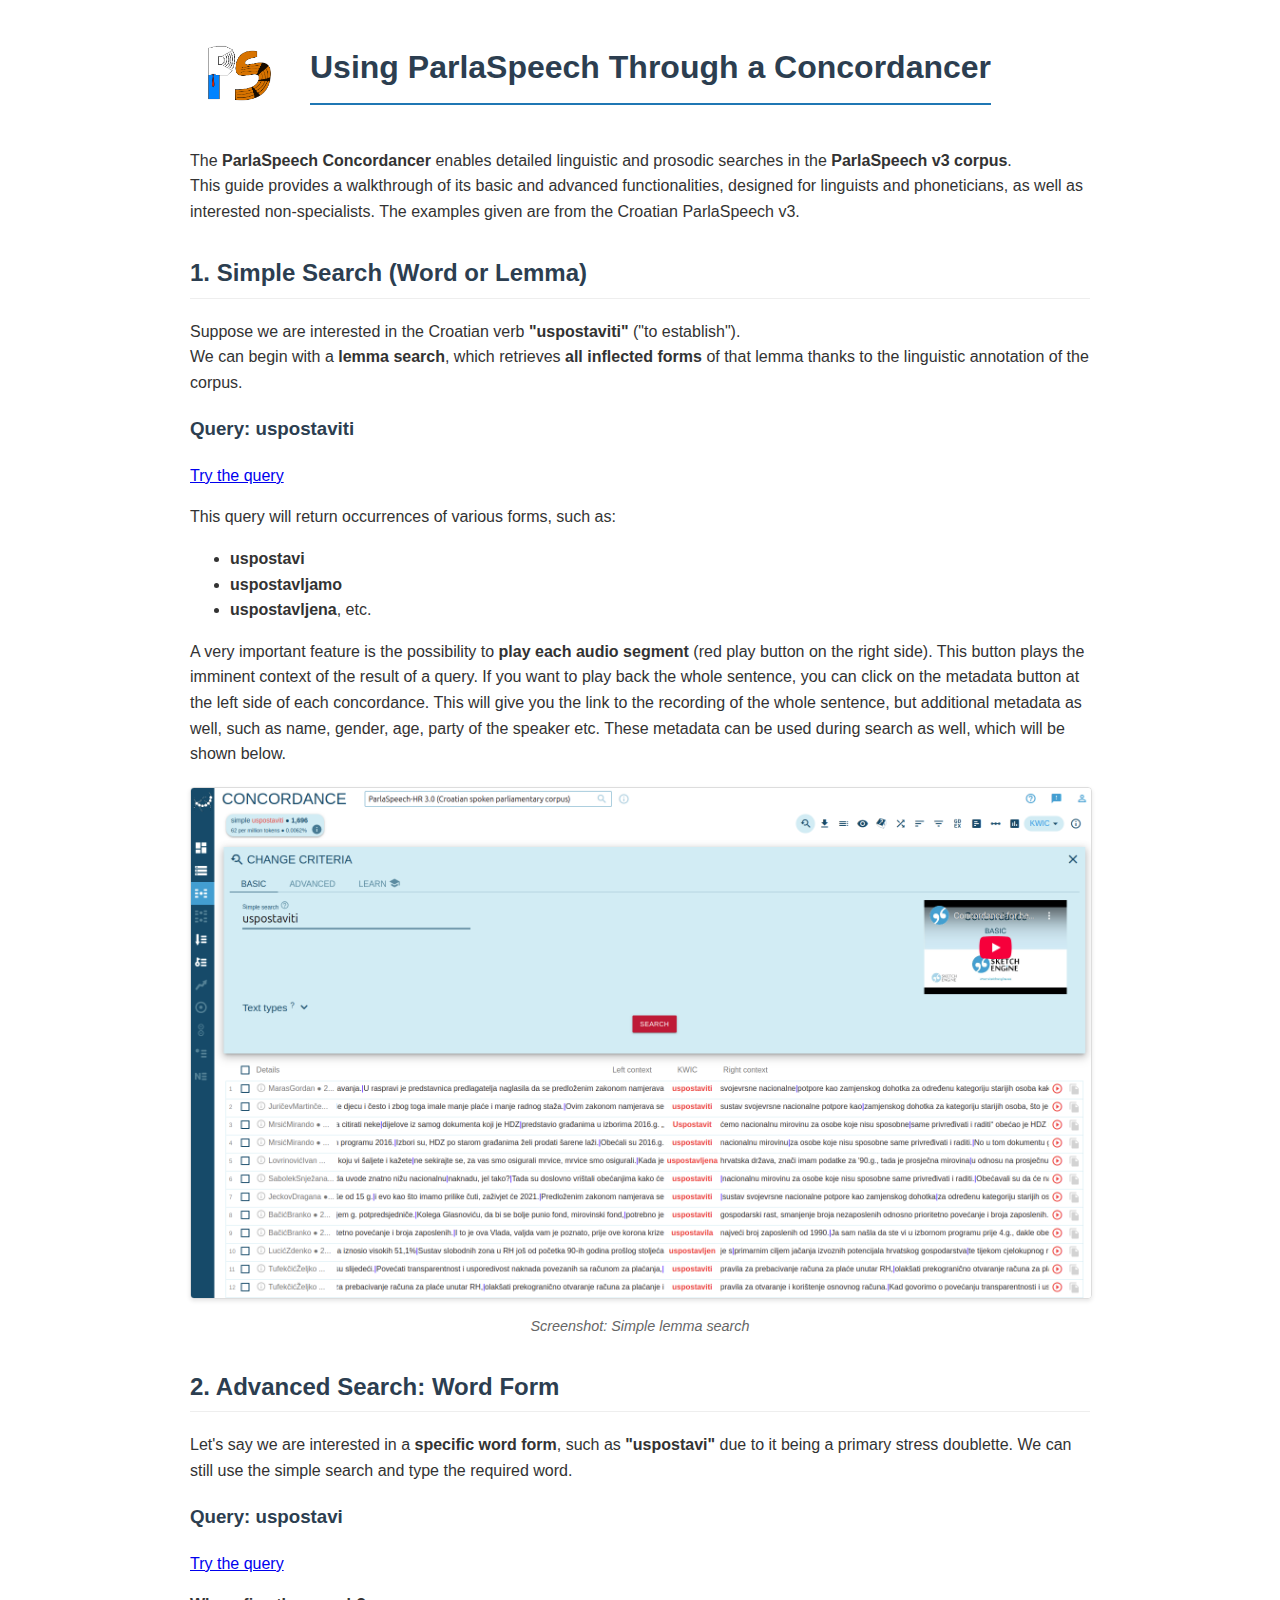
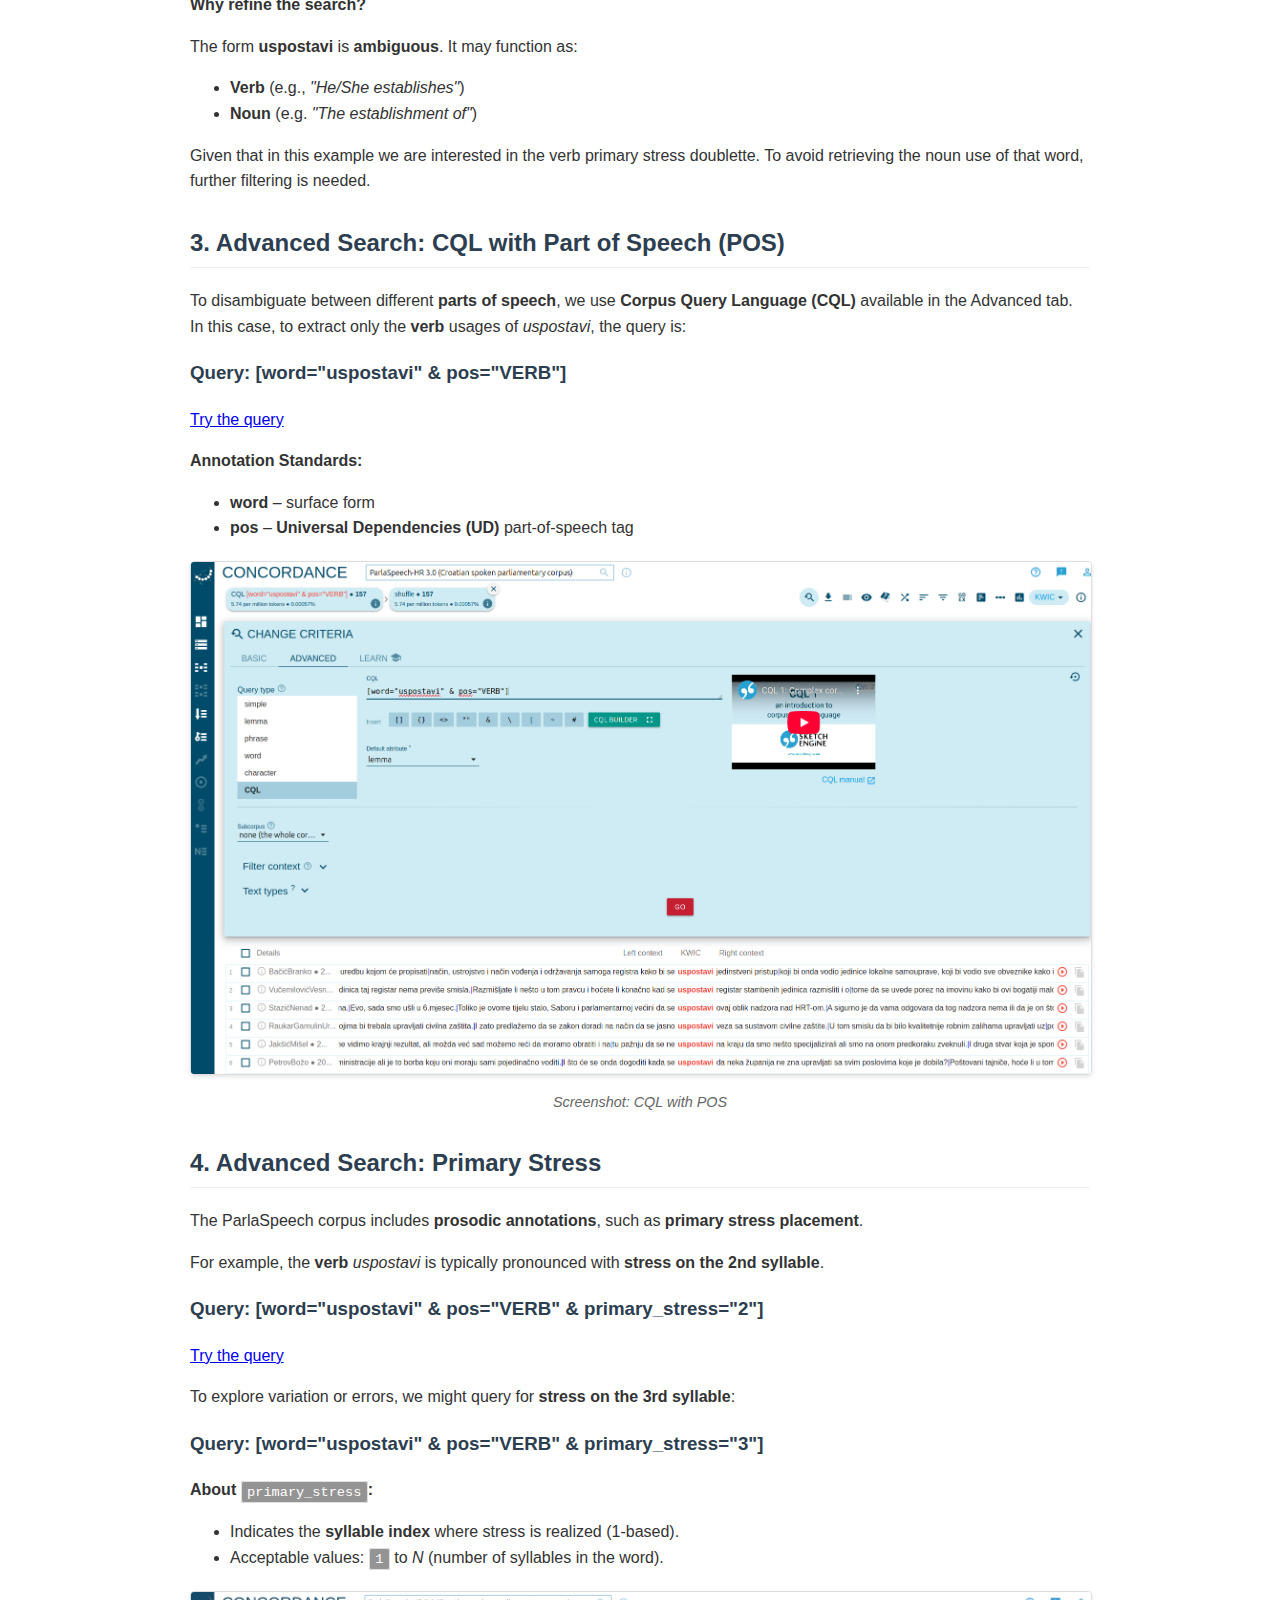
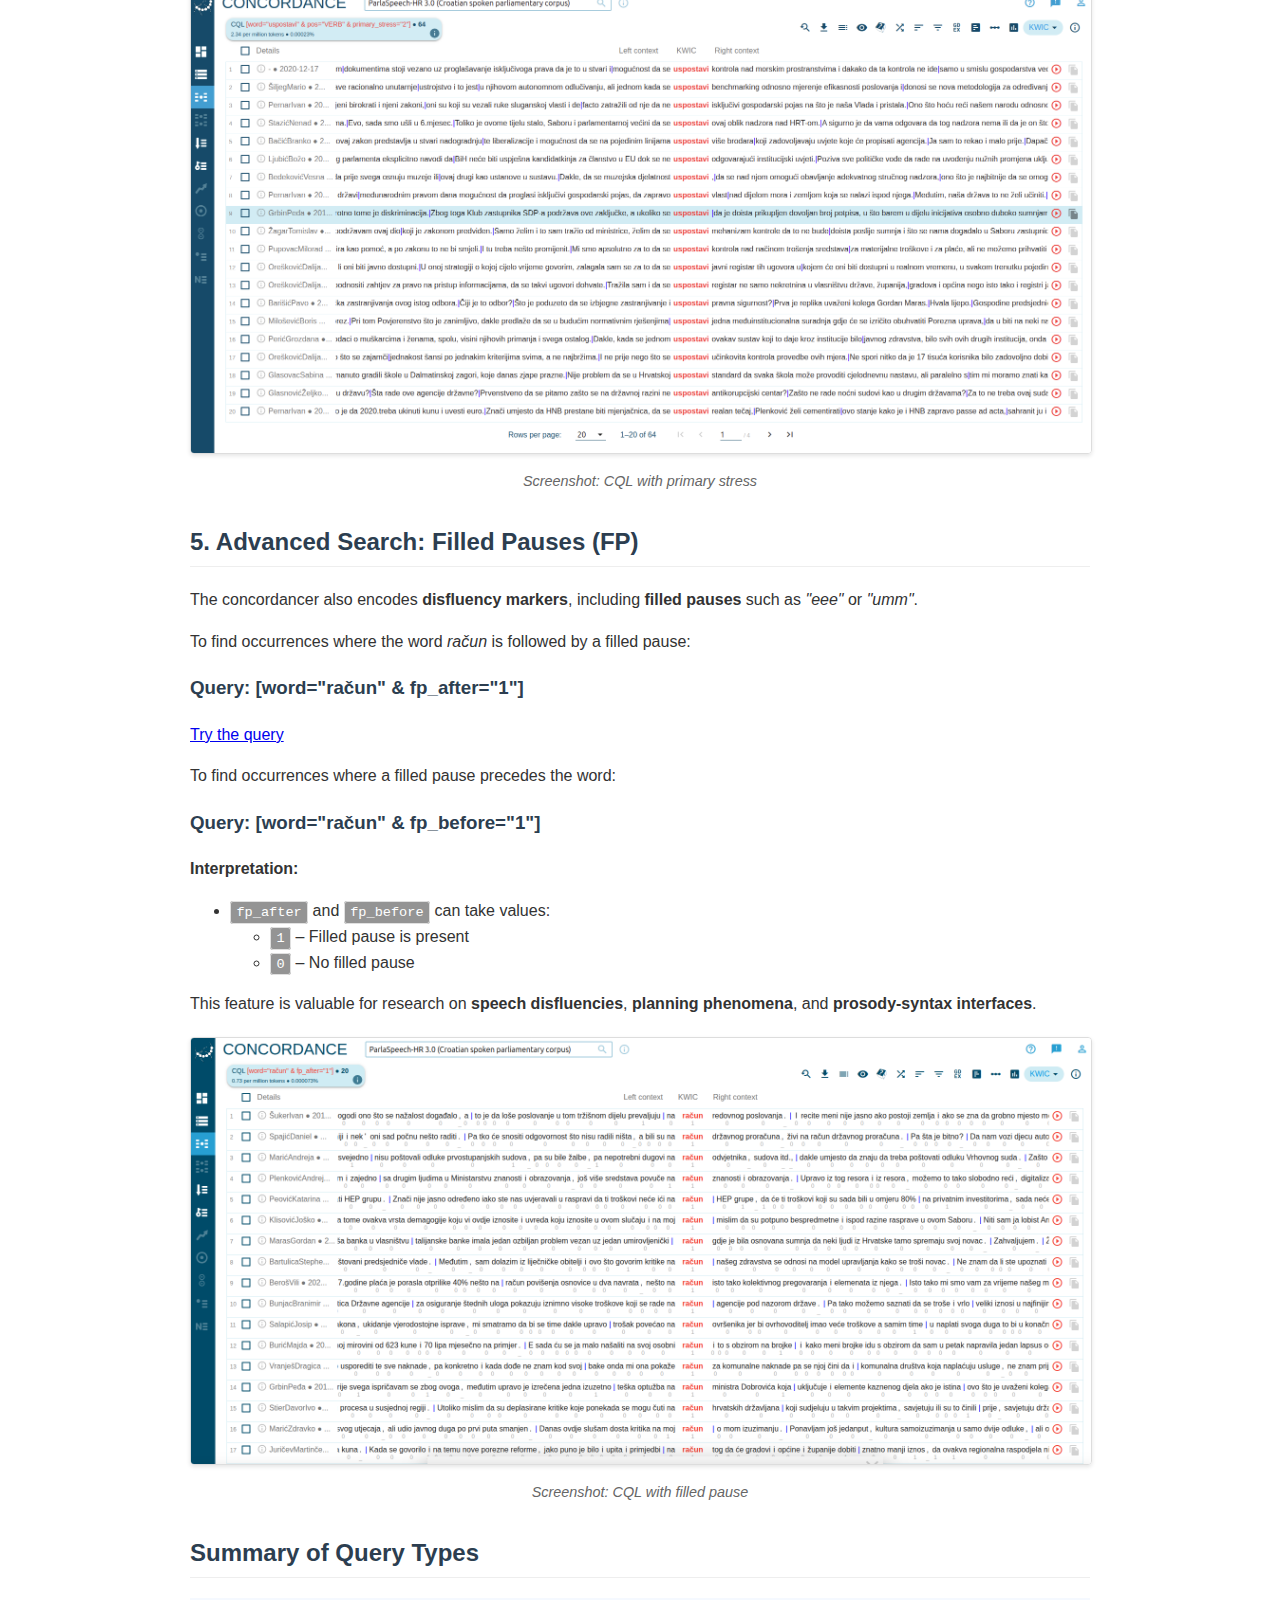
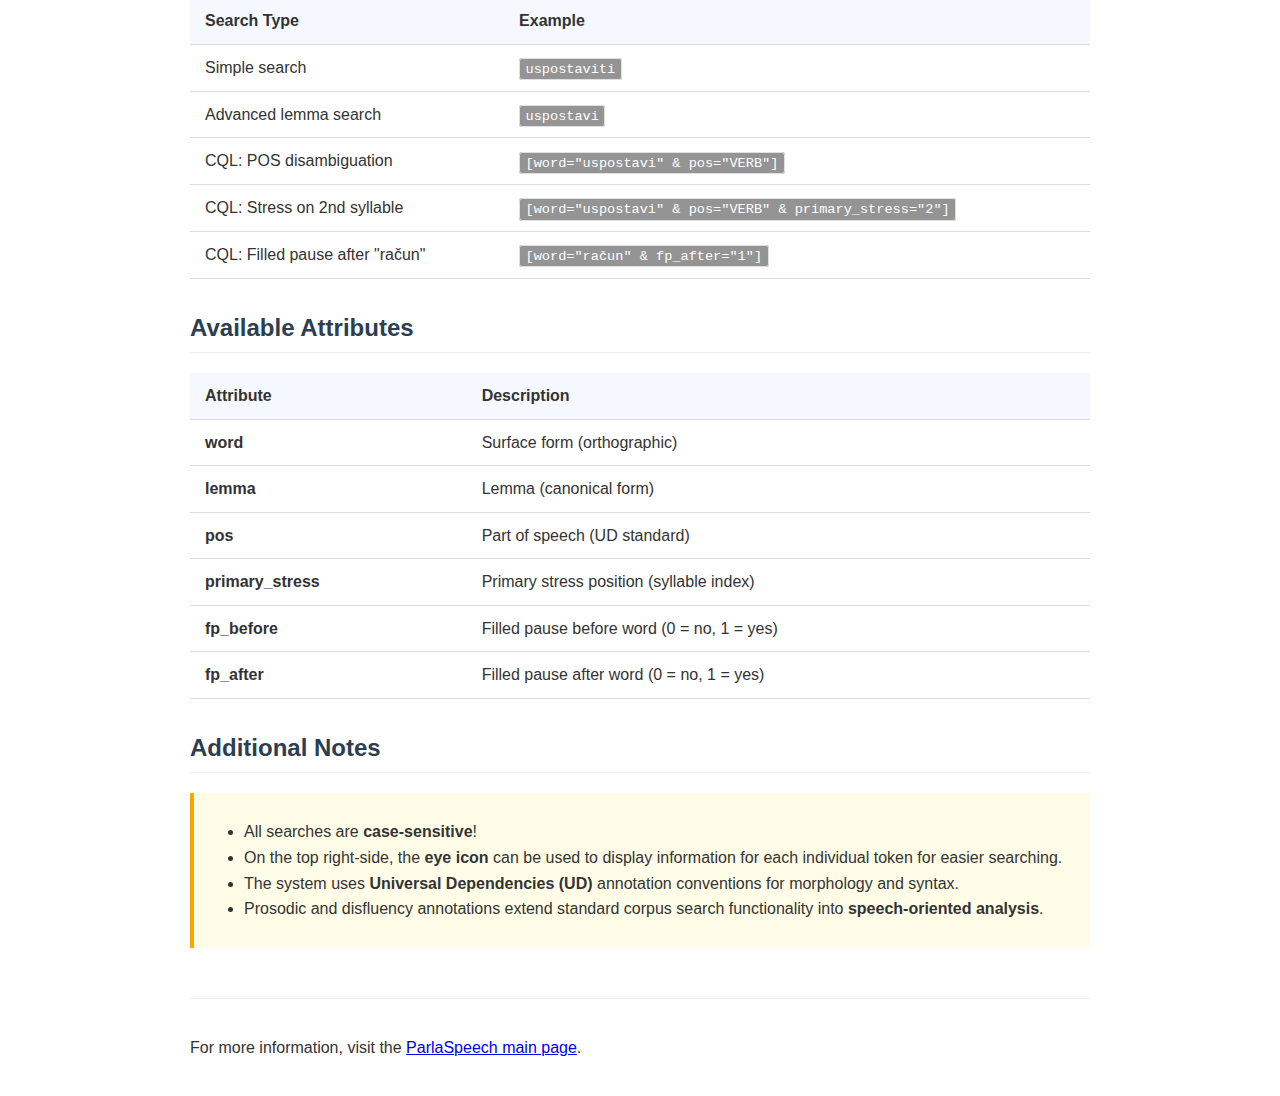
<file: docs/concordancer/concordancer-guide.html>
<!DOCTYPE html>
<html lang="en">
<head>
    <meta charset="UTF-8">
    <meta name="viewport" content="width=device-width, initial-scale=1.0">
    <title>How to Use the Concordancer</title>
    <link rel="stylesheet" href="../styles.css">
</head>
<body>
    <div class="header">
        <a href="../index.html">
            <img src="../img/ParlaSpeech_logo_v0.png" alt="ParlaSpeech Logo" class="logo">
        </a>
        <h1 id="welcome">Using ParlaSpeech Through a Concordancer</h1>
    </div>


    <div class="description">
        <p class="intro">
            The <strong>ParlaSpeech Concordancer</strong> enables detailed linguistic and prosodic searches in the <strong>ParlaSpeech v3 corpus</strong>.<br>
            This guide provides a walkthrough of its basic and advanced functionalities, designed for linguists and phoneticians, as well as interested non-specialists. The examples given are from the Croatian ParlaSpeech v3.
        </p>
    </div>

    <h2 id="simple_search">1. Simple Search (Word or Lemma)</h2>
    <div class="description">
        <p class="intro">
            Suppose we are interested in the Croatian verb <strong>"uspostaviti"</strong> ("to establish").<br>
            We can begin with a <strong>lemma search</strong>, which retrieves <strong>all inflected forms</strong> of that lemma thanks to the linguistic annotation of the corpus.
        </p>
        
        <div class="query-example">
            <h3>Query: uspostaviti</h3>
            <p><a href="https://www.clarin.si/ske/#concordance?corpname=parlaspeech3_hr&tab=basic&keyword=uspostaviti&attrs=word&viewmode=kwic&attr_allpos=all&refs_up=0&shorten_refs=1&glue=1&gdexcnt=300&show_gdex_scores=0&itemsPerPage=20&structs=s%2Cg&refs=&showresults=1&showTBL=0&tbl_template=&gdexconf=&f_tab=basic&f_showrelfrq=1&f_showperc=0&f_showreldens=0&f_showreltt=0&c_customrange=0&t_attr=&t_absfrq=0&t_trimempty=1&t_threshold=5&operations=%5B%7B%22name%22%3A%22iquery%22%2C%22arg%22%3A%22uspostaviti%22%2C%22query%22%3A%7B%22queryselector%22%3A%22iqueryrow%22%2C%22iquery%22%3A%22uspostaviti%22%7D%2C%22id%22%3A399%7D%5D">Try the query</a></p>
        </div>

        <p class="intro">This query will return occurrences of various forms, such as:</p>
        <ul>
            <li><strong>uspostavi</strong></li>
            <li><strong>uspostavljamo</strong></li>
            <li><strong>uspostavljena</strong>, etc.</li>
        </ul>

        <p class="intro">A very important feature is the possibility to <strong>play each audio segment</strong> (red play button on the right side). This button plays the imminent context of the result of a query. If you want to play back the whole sentence, you can click on the metadata button at the left side of each concordance. This will give you the link to the recording of the whole sentence, but additional metadata as well, such as name, gender, age, party of the speaker etc. These metadata can be used during search as well, which will be shown below.</p>

        <div class="format-example">
            <a href="../img/1_uspostaviti.png" target="_blank">
                <img src="../img/1_uspostaviti.png" alt="Screenshot: Simple lemma search" class="textgrid-example">
            </a>
            <p class="caption">Screenshot: Simple lemma search</p>
        </div>
    </div>

    <h2 id="advanced_search">2. Advanced Search: Word Form</h2>
    <div class="description">
        <p class="intro">Let's say we are interested in a <strong>specific word form</strong>, such as <strong>"uspostavi"</strong> due to it being a primary stress doublette. We can still use the simple search and type the required word.</p>

        <div class="query-example">
            <h3>Query: uspostavi</h3>
            <p><a href="https://www.clarin.si/ske/#concordance?corpname=parlaspeech3_hr&tab=advanced&queryselector=word&keyword=uspostavi&attrs=word&viewmode=kwic&attr_allpos=all&refs_up=0&shorten_refs=1&glue=1&gdexcnt=300&show_gdex_scores=0&itemsPerPage=20&structs=s%2Cg&refs=%3Dspeech.speaker_id%2C%3Dspeech.date&default_attr=lemma&cql=%5Bword%3D%22uspostavi%22%20%26%20pos%3D%22VERB%22%5D&showresults=1&showTBL=0&tbl_template=&gdexconf=&f_tab=basic&f_showrelfrq=1&f_showperc=0&f_showreldens=0&f_showreltt=0&c_customrange=0&t_attr=&t_absfrq=0&t_trimempty=1&t_threshold=5&operations=%5B%7B%22name%22%3A%22word%22%2C%22arg%22%3A%22uspostavi%22%2C%22query%22%3A%7B%22queryselector%22%3A%22wordrow%22%2C%22word%22%3A%22uspostavi%22%2C%22qmcase%22%3Afalse%7D%2C%22id%22%3A4390%7D%5D">Try the query</a></p>
        </div>

        <p class="intro"><strong>Why refine the search?</strong></p>
        <p class="intro">The form <strong>uspostavi</strong> is <strong>ambiguous</strong>. It may function as:</p>
        <ul>
            <li><strong>Verb</strong> (e.g., <em>"He/She establishes"</em>)</li>
            <li><strong>Noun</strong> (e.g. <em>"The establishment of"</em>)</li>
        </ul>
        <p class="intro">Given that in this example we are interested in the verb primary stress doublette. To avoid retrieving the noun use of that word, further filtering is needed.</p>
    </div>

    <h2 id="cql_pos">3. Advanced Search: CQL with Part of Speech (POS)</h2>
    <div class="description">
        <p class="intro">
            To disambiguate between different <strong>parts of speech</strong>, we use <strong>Corpus Query Language (CQL)</strong> available in the Advanced tab.<br>
            In this case, to extract only the <strong>verb</strong> usages of <em>uspostavi</em>, the query is:
        </p>

        <div class="query-example">
            <h3>Query: [word="uspostavi" & pos="VERB"]</h3>
            <p><a href="https://www.clarin.si/ske/#concordance?corpname=parlaspeech3_hr&tab=advanced&queryselector=cql&keyword=uspostaviti&attrs=word&viewmode=kwic&attr_allpos=all&refs_up=0&shorten_refs=1&glue=1&gdexcnt=300&show_gdex_scores=0&itemsPerPage=20&structs=s%2Cg&refs=%3Dspeech.speaker_id%2C%3Dspeech.date&default_attr=lemma&cql=%5Bword%3D%22uspostavi%22%20%26%20pos%3D%22VERB%22%5D&showresults=1&showTBL=0&tbl_template=&gdexconf=&f_tab=basic&f_showrelfrq=1&f_showperc=0&f_showreldens=0&f_showreltt=0&c_customrange=0&t_attr=&t_absfrq=0&t_trimempty=1&t_threshold=5&operations=%5B%7B%22name%22%3A%22cql%22%2C%22arg%22%3A%22%5Bword%3D%5C%22uspostavi%5C%22%20%26%20pos%3D%5C%22VERB%5C%22%5D%22%2C%22query%22%3A%7B%22queryselector%22%3A%22cqlrow%22%2C%22cql%22%3A%22%5Bword%3D%5C%22uspostavi%5C%22%20%26%20pos%3D%5C%22VERB%5C%22%5D%22%2C%22default_attr%22%3A%22lemma%22%7D%2C%22id%22%3A5463%7D%5D">Try the query</a></p>
        </div>

        <p class="intro"><strong>Annotation Standards:</strong></p>
        <ul>
            <li><strong>word</strong> – surface form</li>
            <li><strong>pos</strong> – <strong>Universal Dependencies (UD)</strong> part-of-speech tag</li>
        </ul>

        <div class="format-example">
            <a href="../img/2_uspostavi_verb.png" target="_blank">
                <img src="../img/2_uspostavi_verb.png" alt="Screenshot: CQL with POS" class="textgrid-example">
            </a>
            <p class="caption">Screenshot: CQL with POS</p>
        </div>
    </div>

    <h2 id="primary_stress">4. Advanced Search: Primary Stress</h2>
    <div class="description">
        <p class="intro">The ParlaSpeech corpus includes <strong>prosodic annotations</strong>, such as <strong>primary stress placement</strong>.</p>
        <p class="intro">For example, the <strong>verb</strong> <em>uspostavi</em> is typically pronounced with <strong>stress on the 2nd syllable</strong>.</p>

        <div class="query-example">
            <h3>Query: [word="uspostavi" & pos="VERB" & primary_stress="2"]</h3>
            <p><a href="https://www.clarin.si/ske/#concordance?corpname=parlaspeech3_hr&tab=advanced&queryselector=cql&keyword=uspostaviti&attrs=word&viewmode=kwic&attr_allpos=all&refs_up=0&shorten_refs=1&glue=1&gdexcnt=300&show_gdex_scores=0&itemsPerPage=20&structs=s%2Cg&refs=%3Dspeech.speaker_id%2C%3Dspeech.date&default_attr=lemma&cql=%5Bword%3D%22uspostavi%22%20%26%20pos%3D%22VERB%22%20%26%20primary_stress%3D%222%22%5D&showresults=1&showTBL=0&tbl_template=&gdexconf=&f_tab=basic&f_showrelfrq=1&f_showperc=0&f_showreldens=0&f_showreltt=0&c_customrange=0&t_attr=&t_absfrq=0&t_trimempty=1&t_threshold=5&operations=%5B%7B%22name%22%3A%22cql%22%2C%22arg%22%3A%22%5Bword%3D%5C%22uspostavi%5C%22%20%26%20pos%3D%5C%22VERB%5C%22%20%26%20primary_stress%3D%5C%222%5C%22%5D%22%2C%22query%22%3A%7B%22queryselector%22%3A%22cqlrow%22%2C%22cql%22%3A%22%5Bword%3D%5C%22uspostavi%5C%22%20%26%20pos%3D%5C%22VERB%5C%22%20%26%20primary_stress%3D%5C%222%5C%22%5D%22%2C%22default_attr%22%3A%22lemma%22%7D%2C%22id%22%3A5074%7D%5D">Try the query</a></p>
        </div>

        <p class="intro">To explore variation or errors, we might query for <strong>stress on the 3rd syllable</strong>:</p>

        <div class="query-example">
            <h3>Query: [word="uspostavi" & pos="VERB" & primary_stress="3"]</h3>
        </div>

        <p class="intro"><strong>About <code>primary_stress</code>:</strong></p>
        <ul>
            <li>Indicates the <strong>syllable index</strong> where stress is realized (1-based).</li>
            <li>Acceptable values: <code>1</code> to <em>N</em> (number of syllables in the word).</li>
        </ul>

    <div class="format-example">
        <a href="../img/3_uspostavi_verb_prim_stress2.png" target="_blank">
            <img src="../img/3_uspostavi_verb_prim_stress2.png" alt="Screenshot: CQL with primary stress" class="textgrid-example">
        </a>
        <p class="caption">Screenshot: CQL with primary stress</p>
    </div>

    </div>

    <h2 id="filled_pauses">5. Advanced Search: Filled Pauses (FP)</h2>
    <div class="description">
        <p class="intro">The concordancer also encodes <strong>disfluency markers</strong>, including <strong>filled pauses</strong> such as <em>"eee"</em> or <em>"umm"</em>.</p>

        <p class="intro">To find occurrences where the word <em>račun</em> is followed by a filled pause:</p>
        <div class="query-example">
            <h3>Query: [word="račun" & fp_after="1"]</h3>
            <p><a href="https://www.clarin.si/ske/#concordance?corpname=parlaspeech3_hr&tab=advanced&queryselector=cql&keyword=uspostavi&attrs=word%2Cfp_after&viewmode=kwic&attr_allpos=all&refs_up=0&shorten_refs=1&glue=1&gdexcnt=300&show_gdex_scores=0&itemsPerPage=20&structs=s%2Cg&refs=%3Dspeech.speaker_id%2C%3Dspeech.date&default_attr=lemma&cql=%5Bword%3D%22ra%C4%8Dun%22%20%26%20fp_after%3D%221%22%5D&showresults=1&showTBL=0&tbl_template=&gdexconf=&f_tab=basic&f_showrelfrq=1&f_showperc=0&f_showreldens=0&f_showreltt=0&c_customrange=0&t_attr=&t_absfrq=0&t_trimempty=1&t_threshold=5&operations=%5B%7B%22name%22%3A%22cql%22%2C%22arg%22%3A%22%5Bword%3D%5C%22ra%C4%8Dun%5C%22%20%26%20fp_after%3D%5C%221%5C%22%5D%22%2C%22query%22%3A%7B%22queryselector%22%3A%22cqlrow%22%2C%22cql%22%3A%22%5Bword%3D%5C%22ra%C4%8Dun%5C%22%20%26%20fp_after%3D%5C%221%5C%22%5D%22%2C%22default_attr%22%3A%22lemma%22%7D%2C%22id%22%3A6378%7D%5D">Try the query</a></p>
        </div>

        <p class="intro">To find occurrences where a filled pause precedes the word:</p>
        <div class="query-example">
            <h3>Query: [word="račun" & fp_before="1"]</h3>
        </div>

        <p class="intro"><strong>Interpretation:</strong></p>
        <ul>
            <li><code>fp_after</code> and <code>fp_before</code> can take values:
                <ul>
                    <li><code>1</code> – Filled pause is present</li>
                    <li><code>0</code> – No filled pause</li>
                </ul>
            </li>
        </ul>

        <p class="intro">This feature is valuable for research on <strong>speech disfluencies</strong>, <strong>planning phenomena</strong>, and <strong>prosody-syntax interfaces</strong>.</p>

        <div class="format-example">
            <a href="../img/4_racun_fp_after.png" target="_blank">
                <img src="../img/4_racun_fp_after.png" alt="Screenshot: CQL with filled pause" class="textgrid-example">
            </a>
            <p class="caption">Screenshot: CQL with filled pause</p>
        </div>
    </div>

    <h2 id="query_summary">Summary of Query Types</h2>
    <div class="corpus-table">
        <table>
            <thead>
                <tr>
                    <th>Search Type</th>
                    <th>Example</th>
                </tr>
            </thead>
            <tbody>
                <tr>
                    <td>Simple search</td>
                    <td><code>uspostaviti</code></td>
                </tr>
                <tr>
                    <td>Advanced lemma search</td>
                    <td><code>uspostavi</code></td>
                </tr>
                <tr>
                    <td>CQL: POS disambiguation</td>
                    <td><code>[word="uspostavi" & pos="VERB"]</code></td>
                </tr>
                <tr>
                    <td>CQL: Stress on 2nd syllable</td>
                    <td><code>[word="uspostavi" & pos="VERB" & primary_stress="2"]</code></td>
                </tr>
                <tr>
                    <td>CQL: Filled pause after "račun"</td>
                    <td><code>[word="račun" & fp_after="1"]</code></td>
                </tr>
            </tbody>
        </table>
    </div>

    <h2 id="attributes">Available Attributes</h2>
    <div class="corpus-table">
        <table>
            <thead>
                <tr>
                    <th>Attribute</th>
                    <th>Description</th>
                </tr>
            </thead>
            <tbody>
                <tr>
                    <td><strong>word</strong></td>
                    <td>Surface form (orthographic)</td>
                </tr>
                <tr>
                    <td><strong>lemma</strong></td>
                    <td>Lemma (canonical form)</td>
                </tr>
                <tr>
                    <td><strong>pos</strong></td>
                    <td>Part of speech (UD standard)</td>
                </tr>
                <tr>
                    <td><strong>primary_stress</strong></td>
                    <td>Primary stress position (syllable index)</td>
                </tr>
                <tr>
                    <td><strong>fp_before</strong></td>
                    <td>Filled pause before word (0 = no, 1 = yes)</td>
                </tr>
                <tr>
                    <td><strong>fp_after</strong></td>
                    <td>Filled pause after word (0 = no, 1 = yes)</td>
                </tr>
            </tbody>
        </table>
    </div>

    <h2 id="additional_notes">Additional Notes</h2>
    <div class="note">
        <ul>
            <li>All searches are <strong>case-sensitive</strong>!</li>
            <li>On the top right-side, the <strong>eye icon</strong> can be used to display information for each individual token for easier searching.</li>
            <li>The system uses <strong>Universal Dependencies (UD)</strong> annotation conventions for morphology and syntax.</li>
            <li>Prosodic and disfluency annotations extend standard corpus search functionality into <strong>speech-oriented analysis</strong>.</li>
        </ul>
    </div>

    <footer style="margin-top: 50px; border-top: 1px solid #eee; padding-top: 20px;">
        <p>For more information, visit the <a href="../index.html">ParlaSpeech main page</a>.</p>
    </footer>

</body>
</html>
</file>
<file: docs/styles.css>
body {
    font-family: Arial, sans-serif;
    line-height: 1.6;
    max-width: 900px;
    margin: 0 auto;
    padding: 20px;
    color: #333;
}

h1, h2, h3 {
    color: #2c3e50;
}

h1 {
    border-bottom: 2px solid #1f77b4;
    padding-bottom: 10px;
}

h2 {
    margin-top: 30px;
    border-bottom: 1px solid #eee;
    padding-bottom: 5px;
}

.language-list {
    display: flex;
    flex-wrap: wrap;
    gap: 15px;
    margin: 20px 0;
}

.language-tag {
    background-color: #e8f4fc;
    padding: 8px 15px;
    border-radius: 20px;
    font-weight: bold;
}

.schema {
    background-color: #f9f9f9;
    padding: 15px;
    border-radius: 5px;
    margin: 15px 0;
}

.field {
    margin-bottom: 10px;
    padding-left: 15px;
    border-left: 3px solid #1f77b4;
}

.field-name {
    font-weight: bold;
    color: #2980b9;
}

.subfield {
    margin-left: 20px;
    font-size: 0.95em;
}

.note {
    background-color: #fffde7;
    padding: 10px;
    border-left: 4px solid #FFA500;
    margin: 15px 0;
}

.authors-table {
    width: auto; /* Let the content determine width */
    border-collapse: collapse;
    margin: 10px 0;
    font-size: 1em; /* Adjust font size if needed */
}

.authors-table td {
    padding: 4px 0; /* Reduce vertical and horizontal padding */
    border: none;
    text-align: left;
    vertical-align: baseline; /* Align name and email properly */
}

/* Bring emails closer to names by reducing left padding */
.authors-table td:first-child {
    padding-right: 10px; /* Space between name and email */
    white-space: nowrap; /* Prevent line breaks in names */
}

.authors-table td:last-child {
    padding-left: 0; /* Remove left padding for emails */
}

/* Optional: Remove hover effect if it still feels "table-like" */
.authors-table tr:hover {
    background-color: transparent;
}

/* Style email links */
.authors-table a {
    color: #0066cc;
    text-decoration: none;
}

.authors-table a:hover {
    text-decoration: underline;
}

.corpus-table {
    margin: 20px 0;
    overflow-x: auto;
}

.corpus-table table {
    width: 100%;
    border-collapse: collapse;
}

.corpus-table th, .corpus-table td {
    padding: 10px 15px;
    text-align: left;
    border-bottom: 1px solid #ddd;
}

.corpus-table th {
    background-color: #f5f9ff;
    font-weight: bold;
}

.corpus-table tr:hover {
    background-color: #f5f5f5;
}

.header {
    display: flex;
    align-items: center;
    gap: 20px;
    margin-bottom: 20px;
}

.logo {
    height: 100px; /* Adjust as needed */
    width: auto;
}

@media (max-width: 600px) {
    .header {
        flex-direction: column;
        align-items: flex-start;
        gap: 10px;
    }
    
    .logo {
        height: 50px;
    }
}

.availability {
    background-color: #f0f7ff;
    padding: 20px;
    border-radius: 8px;
    margin: 20px 0;
}

.format-example {
    margin-top: 20px;
    text-align: center;
}

.textgrid-example {
    max-width: 100%;
    height: auto;
    border: 1px solid #ddd;
    border-radius: 4px;
    box-shadow: 0 2px 4px rgba(0,0,0,0.1);
}

.caption {
    font-size: 0.9em;
    color: #666;
    margin-top: 8px;
    font-style: italic;
}

@media (max-width: 600px) {
    .availability {
        padding: 15px;
    }
    
    .textgrid-example {
        max-width: 95%;
    }
}

/* Code styling - neutral gray */
code, .code, .inline-code {
    font-family: 'Roboto Mono', 'Courier New', monospace;
    background-color: rgba(77, 77, 77, 0.6) !important;
    color: #ffffff !important;             /* Dark gray text */
    padding: 0.2em 0.4em;
    border-radius: 3px;
    border: 1px solid #e0e0e0 !important;  /* Slightly darker gray border */
    font-size: 85%;
    font-weight: 500;           /* Slightly bolder than normal text */      
}

/* Dark mode adaptation */
@media (prefers-color-scheme: dark) {
    code, .code, .inline-code {
        background-color: #2a2a2a;  /* Dark gray */
        color: #e0e0e0;            /* Light gray text */
        border-color: #3a3a3a;     /* Slightly lighter border */
    }
}

.example-entry {
    margin: 20px 0;
    font-family: -apple-system, BlinkMacSystemFont, "Segoe UI", Roboto, sans-serif;
}

.json-viewer {
    background-color: #f0f0f0;  /* subtle gray, same as .json-full */
    color: #333;
    border: 1px solid #e1e4e8;
    border-radius: 6px;
    padding: 16px;
    margin-top: 12px;
    box-sizing: border-box;
    overflow-x: auto;
    font-family: -apple-system, BlinkMacSystemFont, "Segoe UI", Roboto, sans-serif;
    line-height: 1.5;
    box-shadow: none; /* remove shadow for consistent look */
}

.json-full {
    background-color: transparent !important; /* transparent because .json-viewer has background */
    color: inherit !important;
    padding: 0 !important;
    border-radius: 0 !important;
    border: none !important;
    /* display: none; toggled visibility */
    width: 100% !important;
    box-sizing: border-box !important;
    overflow-x: auto !important;
}

.json-full code {
    background: transparent !important;
    color: inherit !important;
    display: block !important;
    white-space: pre-wrap !important;
    margin: 0 !important;
    padding: 0 !important;
    font-family: "SFMono-Regular", Consolas, "Liberation Mono", Menlo, monospace !important;
    font-size: 14px !important;
    line-height: 1.4 !important;
}

pre.json-full {
    background: #e7e7e7 !important;
    color: rgb(0, 0, 0) !important;
    padding: 1em;
    overflow-x: auto;
    border-radius: 8px;
}

.json-key {
    color: rgb(255, 115, 0);
}

/* .json-subkey {
    color: #f4a300;
} */

.json-string {
    color: #37d46e; /* pastel green */
}

.json-number {
    color: rgb(168, 33, 60);
}

.json-punctuation {
    color: rgb(0, 0, 0);
}

html {
    scroll-behavior: smooth;
}

.history-timeline {
    list-style: none; /* Remove bullets */
    padding-left: 0;
    margin: 1em 0;
    line-height: 1.5;
}

.history-timeline li {
    margin-bottom: 1.2em; /* Space between entries */
    padding-left: 1.2em;
    position: relative;
}

.history-timeline li:before {
    content: "⚬"; /* Small circle */
    color: #666;
    left: 0;
    position: absolute;
    font-size: 0.9em;
}

.history-timeline strong {
    font-weight: 600; /* Slightly bolder year */
    margin-right: 0.3em;
}

.history-timeline a {
    color: #0066cc;
    text-decoration: none;
}

.history-timeline a:hover {
    text-decoration: underline;
}
</file>
